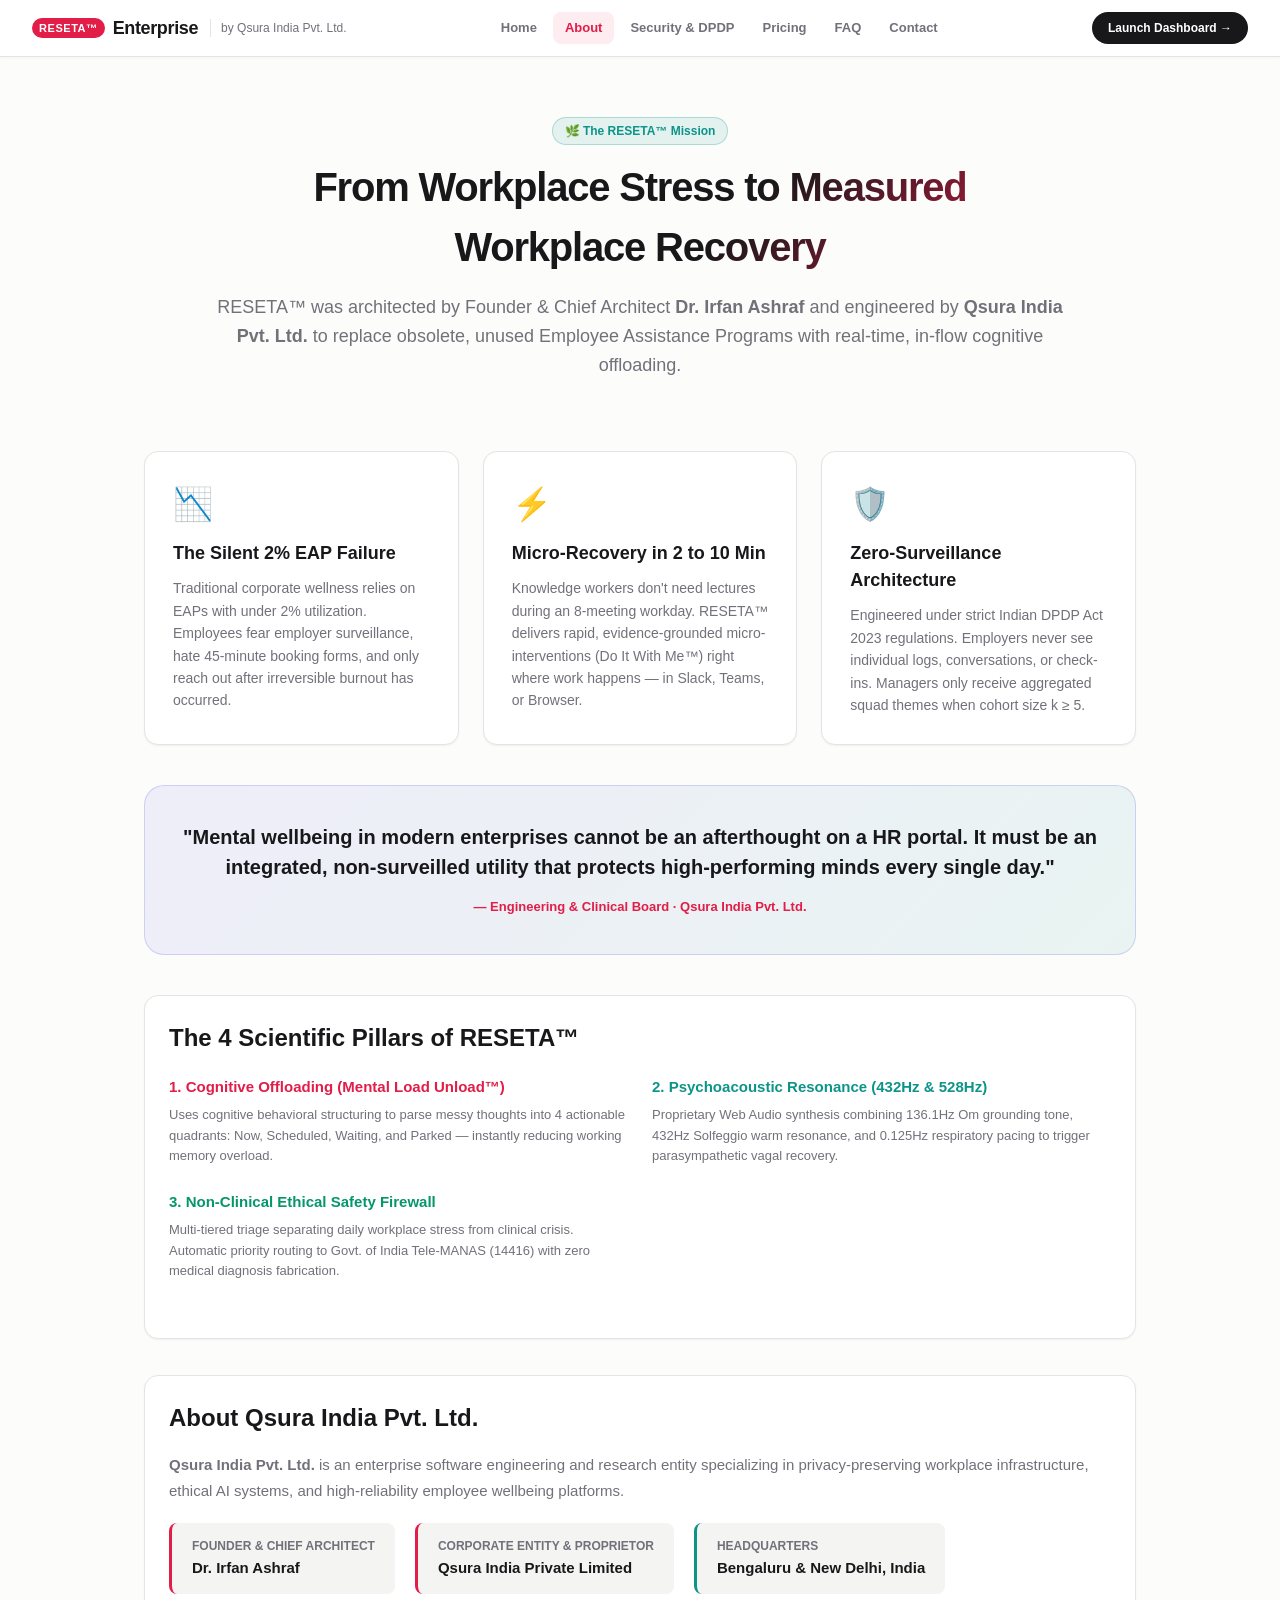
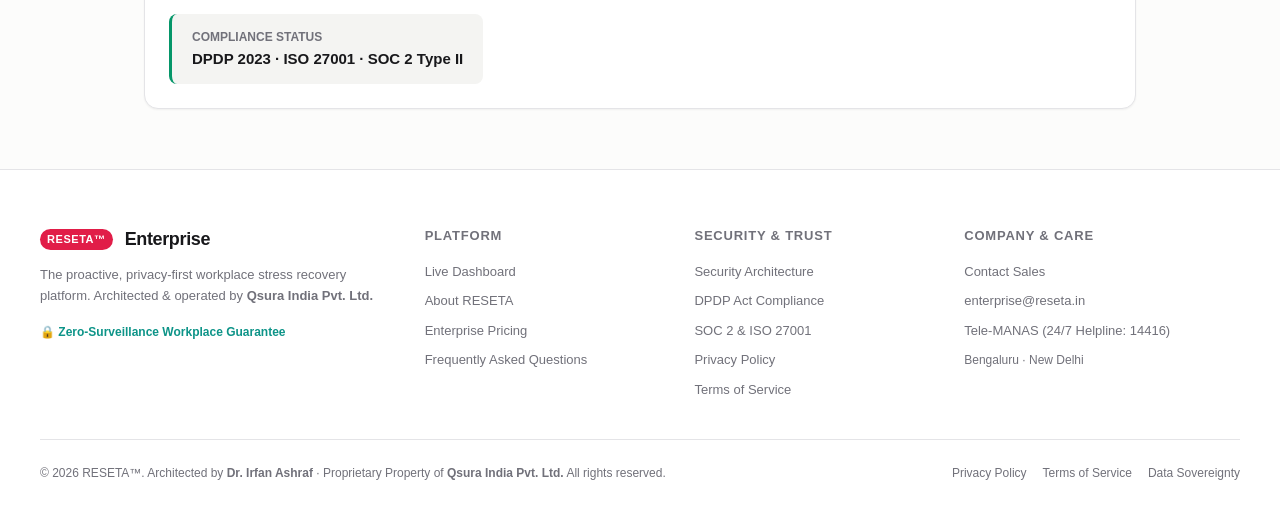
<file: frontend/about.html>
<!DOCTYPE html>
<html lang="en">
<head>
  <meta charset="UTF-8">
  <meta name="viewport" content="width=device-width, initial-scale=1.0">
  <title>About RESETA™ · Architecture & Mission by Qsura India Pvt. Ltd.</title>
  <link rel="preconnect" href="https://fonts.googleapis.com">
  <link rel="preconnect" href="https://fonts.gstatic.com" crossorigin>
  <link href="https://fonts.googleapis.com/css2?family=Plus+Jakarta+Sans:wght@400;500;600;700;800&family=JetBrains+Mono:wght@400;500;600&display=swap" rel="stylesheet">
  <link rel="stylesheet" href="css/styles.css">
  <style>
    .page-hero {
      padding: 60px 24px 40px;
      text-align: center;
      max-width: 900px;
      margin: 0 auto;
    }
    .page-hero h1 {
      font-size: 40px;
      font-weight: 800;
      letter-spacing: -0.03em;
      margin-bottom: 16px;
      background: linear-gradient(135deg, var(--text-main) 60%, var(--brand-reset));
      -webkit-background-clip: text;
      -webkit-text-fill-color: transparent;
    }
    .page-hero p {
      font-size: 18px;
      color: var(--text-muted);
      line-height: 1.6;
    }
    .content-section {
      max-width: 1040px;
      margin: 0 auto 60px;
      padding: 0 24px;
    }
    .feature-grid-3 {
      display: grid;
      grid-template-columns: repeat(auto-fit, minmax(300px, 1fr));
      gap: 24px;
      margin: 32px 0;
    }
    .feature-box {
      background: var(--bg-surface);
      border: 1px solid var(--border-light);
      border-radius: var(--radius-md);
      padding: 28px;
      box-shadow: var(--shadow-sm);
    }
    .feature-box h3 {
      font-size: 18px;
      font-weight: 700;
      margin-bottom: 10px;
      color: var(--text-main);
    }
    .feature-box p {
      font-size: 14px;
      color: var(--text-muted);
      line-height: 1.6;
    }
    .quote-banner {
      background: linear-gradient(135deg, rgba(79, 70, 229, 0.08), rgba(13, 148, 136, 0.08));
      border: 1px solid rgba(79, 70, 229, 0.2);
      border-radius: var(--radius-lg);
      padding: 36px;
      margin: 40px 0;
      text-align: center;
    }
    .quote-banner blockquote {
      font-size: 20px;
      font-weight: 600;
      color: var(--text-main);
      line-height: 1.5;
      margin-bottom: 12px;
    }
    .quote-banner cite {
      font-size: 13px;
      color: var(--brand-reset);
      font-weight: 700;
      font-style: normal;
    }
  </style>
</head>
<body>
  <!-- Standard Enterprise Header -->
  <header class="app-topbar">
    <div class="brand-section">
      <a href="/" class="brand-logo">
        <span class="brand-badge">RESETA™</span>
        <span class="brand-title">Enterprise</span>
      </a>
      <span class="brand-tagline">by Qsura India Pvt. Ltd.</span>
    </div>

    <!-- Main Navigation Links -->
    <nav class="enterprise-nav-links">
      <a href="/" class="nav-link">Home</a>
      <a href="/about" class="nav-link active">About</a>
      <a href="/security" class="nav-link">Security & DPDP</a>
      <a href="/pricing" class="nav-link">Pricing</a>
      <a href="/faq" class="nav-link">FAQ</a>
      <a href="/contact" class="nav-link">Contact</a>
    </nav>

    <div class="user-tenant-bar" style="gap: 10px;">
      <button class="mobile-nav-toggle" onclick="document.querySelector('.enterprise-nav-links').classList.toggle('active')" aria-label="Toggle navigation">☰</button>
      <a href="/" class="btn-primary" style="font-size: 12px; padding: 7px 16px; text-decoration: none;">Launch Dashboard →</a>
    </div>
  </header>

  <!-- Page Hero -->
  <section class="page-hero">
    <span class="privacy-banner-pill">🌿 The RESETA™ Mission</span>
    <h1>From Workplace Stress to Measured Workplace Recovery</h1>
    <p>
      RESETA™ was architected by Founder & Chief Architect <strong>Dr. Irfan Ashraf</strong> and engineered by <strong>Qsura India Pvt. Ltd.</strong> to replace obsolete, unused Employee Assistance Programs with real-time, in-flow cognitive offloading.
    </p>
  </section>

  <!-- Main Content -->
  <main class="content-section">
    <!-- Problem & Vision -->
    <div class="feature-grid-3">
      <div class="feature-box">
        <div style="font-size: 32px; margin-bottom: 12px;">📉</div>
        <h3>The Silent 2% EAP Failure</h3>
        <p>
          Traditional corporate wellness relies on EAPs with under 2% utilization. Employees fear employer surveillance, hate 45-minute booking forms, and only reach out after irreversible burnout has occurred.
        </p>
      </div>

      <div class="feature-box">
        <div style="font-size: 32px; margin-bottom: 12px;">⚡</div>
        <h3>Micro-Recovery in 2 to 10 Min</h3>
        <p>
          Knowledge workers don't need lectures during an 8-meeting workday. RESETA™ delivers rapid, evidence-grounded micro-interventions (Do It With Me™) right where work happens — in Slack, Teams, or Browser.
        </p>
      </div>

      <div class="feature-box">
        <div style="font-size: 32px; margin-bottom: 12px;">🛡️</div>
        <h3>Zero-Surveillance Architecture</h3>
        <p>
          Engineered under strict Indian DPDP Act 2023 regulations. Employers never see individual logs, conversations, or check-ins. Managers only receive aggregated squad themes when cohort size k ≥ 5.
        </p>
      </div>
    </div>

    <!-- Quote Banner -->
    <div class="quote-banner">
      <blockquote>
        "Mental wellbeing in modern enterprises cannot be an afterthought on a HR portal. It must be an integrated, non-surveilled utility that protects high-performing minds every single day."
      </blockquote>
      <cite>— Engineering & Clinical Board · Qsura India Pvt. Ltd.</cite>
    </div>

    <!-- Clinical & Scientific Foundation -->
    <div class="content-card" style="margin-bottom: 36px;">
      <h2 style="font-size: 24px; font-weight: 800; margin-bottom: 16px;">The 4 Scientific Pillars of RESETA™</h2>
      <div class="feature-grid-3" style="margin-top: 20px;">
        <div>
          <h4 style="font-size: 15px; font-weight: 700; color: var(--brand-reset); margin-bottom: 6px;">1. Cognitive Offloading (Mental Load Unload™)</h4>
          <p style="font-size: 13px; color: var(--text-muted); line-height: 1.6;">
            Uses cognitive behavioral structuring to parse messy thoughts into 4 actionable quadrants: Now, Scheduled, Waiting, and Parked — instantly reducing working memory overload.
          </p>
        </div>
        <div>
          <h4 style="font-size: 15px; font-weight: 700; color: var(--recovery-teal); margin-bottom: 6px;">2. Psychoacoustic Resonance (432Hz & 528Hz)</h4>
          <p style="font-size: 13px; color: var(--text-muted); line-height: 1.6;">
            Proprietary Web Audio synthesis combining 136.1Hz Om grounding tone, 432Hz Solfeggio warm resonance, and 0.125Hz respiratory pacing to trigger parasympathetic vagal recovery.
          </p>
        </div>
        <div>
          <h4 style="font-size: 15px; font-weight: 700; color: var(--recovery-emerald); margin-bottom: 6px;">3. Non-Clinical Ethical Safety Firewall</h4>
          <p style="font-size: 13px; color: var(--text-muted); line-height: 1.6;">
            Multi-tiered triage separating daily workplace stress from clinical crisis. Automatic priority routing to Govt. of India Tele-MANAS (14416) with zero medical diagnosis fabrication.
          </p>
        </div>
      </div>
    </div>

    <!-- Developer & Corporate Credibility -->
    <div class="content-card">
      <h2 style="font-size: 24px; font-weight: 800; margin-bottom: 16px;">About Qsura India Pvt. Ltd.</h2>
      <p style="font-size: 15px; color: var(--text-muted); line-height: 1.7; margin-bottom: 20px;">
        <strong>Qsura India Pvt. Ltd.</strong> is an enterprise software engineering and research entity specializing in privacy-preserving workplace infrastructure, ethical AI systems, and high-reliability employee wellbeing platforms.
      </p>
      <div style="display: flex; gap: 20px; flex-wrap: wrap;">
        <div style="background: var(--bg-subtle); padding: 14px 20px; border-radius: var(--radius-sm); border-left: 3px solid var(--brand-reset);">
          <div style="font-size: 12px; font-weight: 700; color: var(--text-muted); text-transform: uppercase;">Founder & Chief Architect</div>
          <div style="font-size: 15px; font-weight: 800; margin-top: 2px;">Dr. Irfan Ashraf</div>
        </div>
        <div style="background: var(--bg-subtle); padding: 14px 20px; border-radius: var(--radius-sm); border-left: 3px solid var(--brand-reset);">
          <div style="font-size: 12px; font-weight: 700; color: var(--text-muted); text-transform: uppercase;">Corporate Entity & Proprietor</div>
          <div style="font-size: 15px; font-weight: 800; margin-top: 2px;">Qsura India Private Limited</div>
        </div>
        <div style="background: var(--bg-subtle); padding: 14px 20px; border-radius: var(--radius-sm); border-left: 3px solid var(--recovery-teal);">
          <div style="font-size: 12px; font-weight: 700; color: var(--text-muted); text-transform: uppercase;">Headquarters</div>
          <div style="font-size: 15px; font-weight: 800; margin-top: 2px;">Bengaluru & New Delhi, India</div>
        </div>
        <div style="background: var(--bg-subtle); padding: 14px 20px; border-radius: var(--radius-sm); border-left: 3px solid var(--recovery-emerald);">
          <div style="font-size: 12px; font-weight: 700; color: var(--text-muted); text-transform: uppercase;">Compliance Status</div>
          <div style="font-size: 15px; font-weight: 800; margin-top: 2px;">DPDP 2023 · ISO 27001 · SOC 2 Type II</div>
        </div>
      </div>
    </div>
  </main>

  <!-- Standard Enterprise Footer -->
  <footer class="app-footer">
    <div class="footer-container">
      <div class="footer-grid">
        <div class="footer-col">
          <div class="brand-section" style="margin-bottom: 12px;">
            <span class="brand-badge">RESETA™</span>
            <span class="brand-title">Enterprise</span>
          </div>
          <p style="font-size: 13px; color: var(--text-muted); line-height: 1.6; margin-bottom: 16px;">
            The proactive, privacy-first workplace stress recovery platform. Architected & operated by <strong>Qsura India Pvt. Ltd.</strong>
          </p>
          <div style="font-size: 12px; color: var(--recovery-teal); font-weight: 600;">
            🔒 Zero-Surveillance Workplace Guarantee
          </div>
        </div>

        <div class="footer-col">
          <h4 class="footer-heading">Platform</h4>
          <ul class="footer-links">
            <li><a href="/">Live Dashboard</a></li>
            <li><a href="/about">About RESETA</a></li>
            <li><a href="/pricing">Enterprise Pricing</a></li>
            <li><a href="/faq">Frequently Asked Questions</a></li>
          </ul>
        </div>

        <div class="footer-col">
          <h4 class="footer-heading">Security & Trust</h4>
          <ul class="footer-links">
            <li><a href="/security">Security Architecture</a></li>
            <li><a href="/security#dpdp">DPDP Act Compliance</a></li>
            <li><a href="/security#soc2">SOC 2 & ISO 27001</a></li>
            <li><a href="/privacy">Privacy Policy</a></li>
            <li><a href="/terms">Terms of Service</a></li>
          </ul>
        </div>

        <div class="footer-col">
          <h4 class="footer-heading">Company & Care</h4>
          <ul class="footer-links">
            <li><a href="/contact">Contact Sales</a></li>
            <li><a href="mailto:enterprise@reseta.in">enterprise@reseta.in</a></li>
            <li><a href="tel:14416">Tele-MANAS (24/7 Helpline: 14416)</a></li>
            <li><span style="font-size: 12px; color: var(--text-muted);">Bengaluru · New Delhi</span></li>
          </ul>
        </div>
      </div>

      <div class="footer-bottom-strip">
        <div>
          © 2026 RESETA™. Architected by <strong>Dr. Irfan Ashraf</strong> · Proprietary Property of <strong>Qsura India Pvt. Ltd.</strong> All rights reserved.
        </div>
        <div style="display: flex; gap: 16px;">
          <a href="/privacy">Privacy Policy</a>
          <a href="/terms">Terms of Service</a>
          <a href="/security">Data Sovereignty</a>
        </div>
      </div>
    </div>
  </footer>
</body>
</html>
</file>
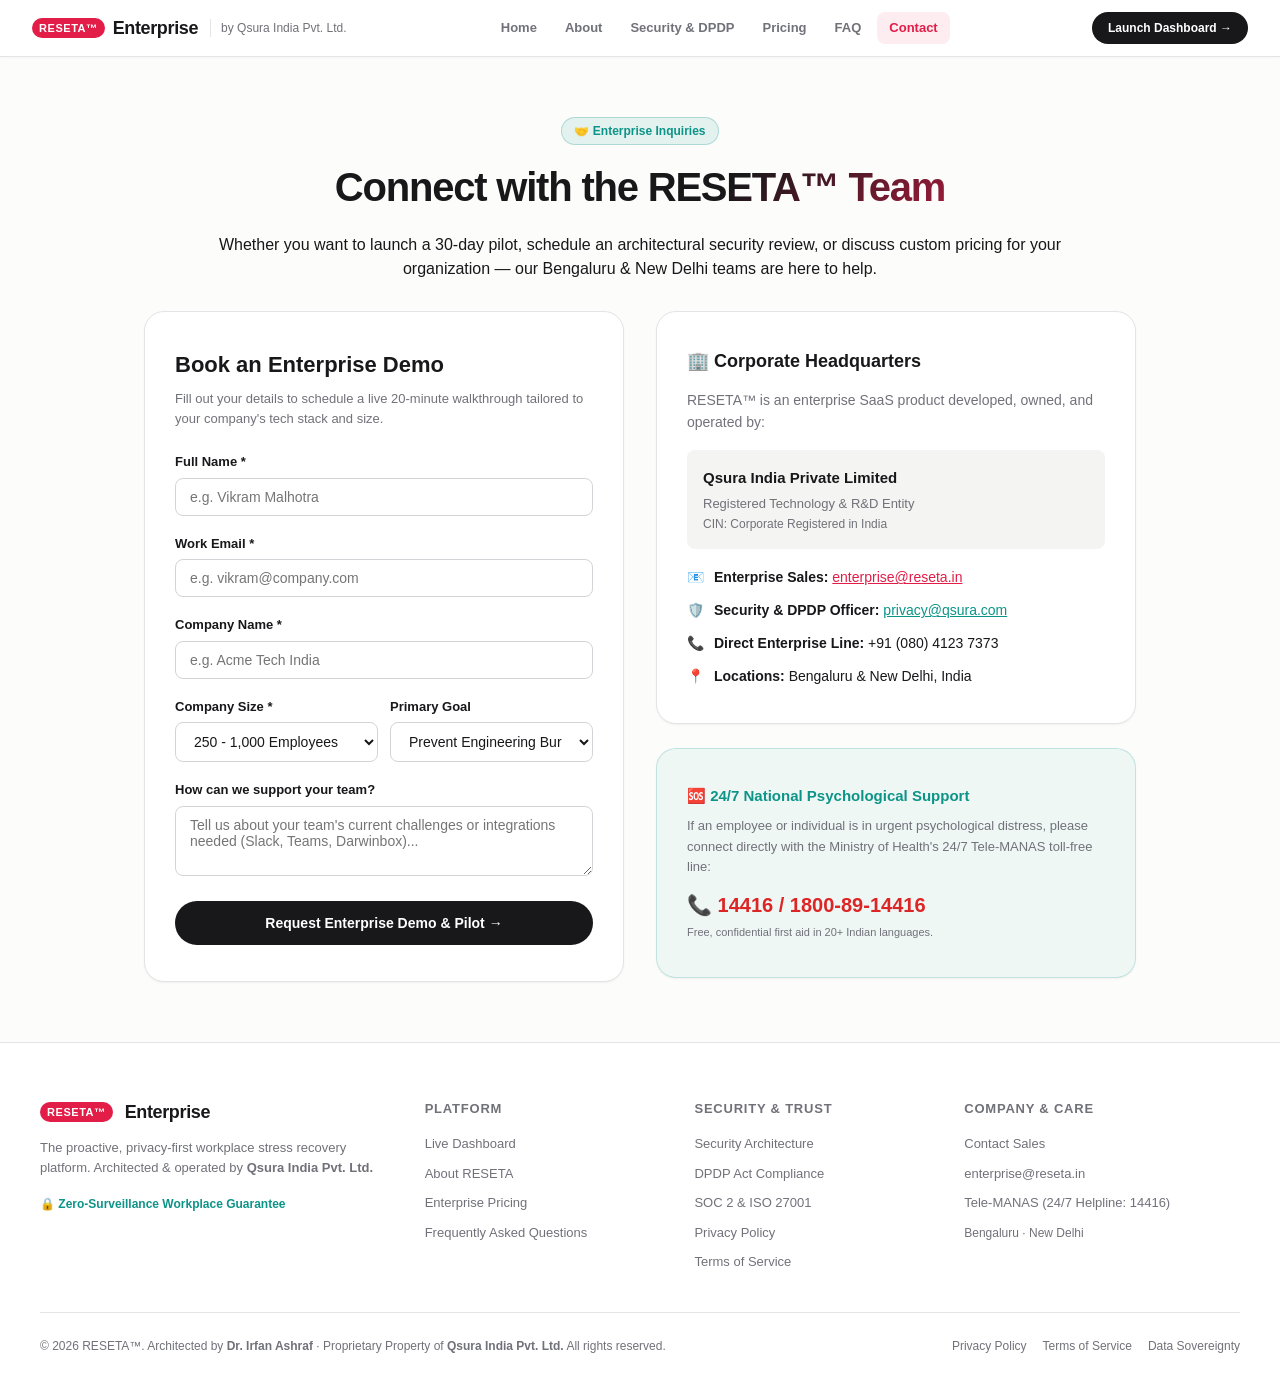
<file: frontend/contact.html>
<!DOCTYPE html>
<html lang="en">
<head>
  <meta charset="UTF-8">
  <meta name="viewport" content="width=device-width, initial-scale=1.0">
  <title>Contact Enterprise Sales & Support · RESETA™ by Qsura India</title>
  <link rel="preconnect" href="https://fonts.googleapis.com">
  <link rel="preconnect" href="https://fonts.gstatic.com" crossorigin>
  <link href="https://fonts.googleapis.com/css2?family=Plus+Jakarta+Sans:wght@400;500;600;700;800&family=JetBrains+Mono:wght@400;500;600&display=swap" rel="stylesheet">
  <link rel="stylesheet" href="css/styles.css">
  <style>
    .page-hero {
      padding: 60px 24px 30px;
      text-align: center;
      max-width: 900px;
      margin: 0 auto;
    }
    .page-hero h1 {
      font-size: 40px;
      font-weight: 800;
      letter-spacing: -0.03em;
      margin-bottom: 16px;
      background: linear-gradient(135deg, var(--text-main) 60%, var(--brand-reset));
      -webkit-background-clip: text;
      -webkit-text-fill-color: transparent;
    }
    .contact-container {
      max-width: 1040px;
      margin: 0 auto 60px;
      padding: 0 24px;
      display: grid;
      grid-template-columns: repeat(auto-fit, minmax(320px, 1fr));
      gap: 32px;
    }
    .contact-card {
      background: var(--bg-surface);
      border: 1px solid var(--border-light);
      border-radius: var(--radius-lg);
      padding: 36px 30px;
      box-shadow: var(--shadow-sm);
    }
    .form-group {
      margin-bottom: 18px;
    }
    .form-group label {
      display: block;
      font-size: 13px;
      font-weight: 700;
      color: var(--text-main);
      margin-bottom: 6px;
    }
    .form-group input, .form-group select, .form-group textarea {
      width: 100%;
      padding: 10px 14px;
      border: 1px solid var(--border-strong);
      border-radius: var(--radius-sm);
      background: var(--bg-card);
      color: var(--text-main);
      font-family: inherit;
      font-size: 14px;
      outline: none;
      transition: border-color 0.15s ease;
    }
    .form-group input:focus, .form-group select:focus, .form-group textarea:focus {
      border-color: var(--brand-reset);
    }
  </style>
</head>
<body>
  <!-- Standard Enterprise Header -->
  <header class="app-topbar">
    <div class="brand-section">
      <a href="/" class="brand-logo">
        <span class="brand-badge">RESETA™</span>
        <span class="brand-title">Enterprise</span>
      </a>
      <span class="brand-tagline">by Qsura India Pvt. Ltd.</span>
    </div>

    <!-- Main Navigation Links -->
    <nav class="enterprise-nav-links">
      <a href="/" class="nav-link">Home</a>
      <a href="/about" class="nav-link">About</a>
      <a href="/security" class="nav-link">Security & DPDP</a>
      <a href="/pricing" class="nav-link">Pricing</a>
      <a href="/faq" class="nav-link">FAQ</a>
      <a href="/contact" class="nav-link active">Contact</a>
    </nav>

    <div class="user-tenant-bar" style="gap: 10px;">
      <button class="mobile-nav-toggle" onclick="document.querySelector('.enterprise-nav-links').classList.toggle('active')" aria-label="Toggle navigation">☰</button>
      <a href="/" class="btn-primary" style="font-size: 12px; padding: 7px 16px; text-decoration: none;">Launch Dashboard →</a>
    </div>
  </header>

  <!-- Page Hero -->
  <section class="page-hero">
    <span class="privacy-banner-pill">🤝 Enterprise Inquiries</span>
    <h1>Connect with the RESETA™ Team</h1>
    <p>
      Whether you want to launch a 30-day pilot, schedule an architectural security review, or discuss custom pricing for your organization — our Bengaluru & New Delhi teams are here to help.
    </p>
  </section>

  <!-- Contact Form & Corporate Info -->
  <main class="contact-container">
    <!-- Left: Inquiry Form -->
    <div class="contact-card">
      <h2 style="font-size: 22px; font-weight: 800; margin-bottom: 8px;">Book an Enterprise Demo</h2>
      <p style="font-size: 13px; color: var(--text-muted); margin-bottom: 24px;">
        Fill out your details to schedule a live 20-minute walkthrough tailored to your company's tech stack and size.
      </p>

      <form id="contactForm" onsubmit="handleContactSubmit(event)">
        <div class="form-group">
          <label for="contactName">Full Name *</label>
          <input type="text" id="contactName" placeholder="e.g. Vikram Malhotra" required>
        </div>

        <div class="form-group">
          <label for="contactEmail">Work Email *</label>
          <input type="email" id="contactEmail" placeholder="e.g. vikram@company.com" required>
        </div>

        <div class="form-group">
          <label for="companyName">Company Name *</label>
          <input type="text" id="companyName" placeholder="e.g. Acme Tech India" required>
        </div>

        <div class="grid-two-col" style="gap: 12px;">
          <div class="form-group">
            <label for="teamSize">Company Size *</label>
            <select id="teamSize" required>
              <option value="50-250">50 - 250 Employees</option>
              <option value="250-1000" selected>250 - 1,000 Employees</option>
              <option value="1000+">1,000+ Employees</option>
            </select>
          </div>

          <div class="form-group">
            <label for="primaryGoal">Primary Goal</label>
            <select id="primaryGoal">
              <option value="burnout">Prevent Engineering Burnout</option>
              <option value="meetings">Reduce Meeting Drag</option>
              <option value="eap">Modernize 2% Used EAP</option>
              <option value="pilot">Launch 30-Day Pilot</option>
            </select>
          </div>
        </div>

        <div class="form-group">
          <label for="message">How can we support your team?</label>
          <textarea id="message" rows="3" placeholder="Tell us about your team's current challenges or integrations needed (Slack, Teams, Darwinbox)..."></textarea>
        </div>

        <button type="submit" class="btn-primary" style="width: 100%; padding: 14px; font-size: 14px;">
          Request Enterprise Demo & Pilot →
        </button>
      </form>
      <div id="contactSuccessMsg" style="display: none; background: rgba(16, 185, 129, 0.12); border: 1px solid #10B981; border-radius: var(--radius-sm); padding: 14px; margin-top: 18px; color: #065f46; font-size: 13px; font-weight: 600;">
        🎉 Thank you! Your request has been received. Our Enterprise Solutions Team at Qsura India will get in touch within 4 business hours.
      </div>
    </div>

    <!-- Right: Corporate Office Details -->
    <div>
      <div class="contact-card" style="margin-bottom: 24px;">
        <h3 style="font-size: 18px; font-weight: 800; margin-bottom: 14px;">🏢 Corporate Headquarters</h3>
        <p style="font-size: 14px; color: var(--text-muted); line-height: 1.6; margin-bottom: 16px;">
          RESETA™ is an enterprise SaaS product developed, owned, and operated by:
        </p>
        <div style="background: var(--bg-subtle); padding: 16px; border-radius: var(--radius-sm); margin-bottom: 18px;">
          <strong style="font-size: 15px; color: var(--text-main);">Qsura India Private Limited</strong>
          <div style="font-size: 13px; color: var(--text-muted); margin-top: 4px;">Registered Technology & R&D Entity</div>
          <div style="font-size: 12px; color: var(--text-muted); margin-top: 2px;">CIN: Corporate Registered in India</div>
        </div>

        <div style="display: flex; flex-direction: column; gap: 12px; font-size: 14px;">
          <div style="display: flex; align-items: center; gap: 10px;">
            <span>📧</span>
            <span><strong>Enterprise Sales:</strong> <a href="mailto:enterprise@reseta.in" style="color: var(--brand-reset);">enterprise@reseta.in</a></span>
          </div>
          <div style="display: flex; align-items: center; gap: 10px;">
            <span>🛡️</span>
            <span><strong>Security & DPDP Officer:</strong> <a href="mailto:privacy@qsura.com" style="color: var(--recovery-teal);">privacy@qsura.com</a></span>
          </div>
          <div style="display: flex; align-items: center; gap: 10px;">
            <span>📞</span>
            <span><strong>Direct Enterprise Line:</strong> +91 (080) 4123 7373</span>
          </div>
          <div style="display: flex; align-items: center; gap: 10px;">
            <span>📍</span>
            <span><strong>Locations:</strong> Bengaluru & New Delhi, India</span>
          </div>
        </div>
      </div>

      <div class="contact-card" style="background: rgba(13, 148, 136, 0.05); border-color: rgba(13, 148, 136, 0.2);">
        <h4 style="font-size: 15px; font-weight: 800; color: var(--recovery-teal); margin-bottom: 8px;">🆘 24/7 National Psychological Support</h4>
        <p style="font-size: 13px; color: var(--text-muted); line-height: 1.6; margin-bottom: 12px;">
          If an employee or individual is in urgent psychological distress, please connect directly with the Ministry of Health's 24/7 Tele-MANAS toll-free line:
        </p>
        <div style="font-size: 20px; font-weight: 800; color: var(--red-crisis);">📞 14416 / 1800-89-14416</div>
        <div style="font-size: 11px; color: var(--text-muted); margin-top: 4px;">Free, confidential first aid in 20+ Indian languages.</div>
      </div>
    </div>
  </main>

  <!-- Standard Enterprise Footer -->
  <footer class="app-footer">
    <div class="footer-container">
      <div class="footer-grid">
        <div class="footer-col">
          <div class="brand-section" style="margin-bottom: 12px;">
            <span class="brand-badge">RESETA™</span>
            <span class="brand-title">Enterprise</span>
          </div>
          <p style="font-size: 13px; color: var(--text-muted); line-height: 1.6; margin-bottom: 16px;">
            The proactive, privacy-first workplace stress recovery platform. Architected & operated by <strong>Qsura India Pvt. Ltd.</strong>
          </p>
          <div style="font-size: 12px; color: var(--recovery-teal); font-weight: 600;">
            🔒 Zero-Surveillance Workplace Guarantee
          </div>
        </div>

        <div class="footer-col">
          <h4 class="footer-heading">Platform</h4>
          <ul class="footer-links">
            <li><a href="/">Live Dashboard</a></li>
            <li><a href="/about">About RESETA</a></li>
            <li><a href="/pricing">Enterprise Pricing</a></li>
            <li><a href="/faq">Frequently Asked Questions</a></li>
          </ul>
        </div>

        <div class="footer-col">
          <h4 class="footer-heading">Security & Trust</h4>
          <ul class="footer-links">
            <li><a href="/security">Security Architecture</a></li>
            <li><a href="/security#dpdp">DPDP Act Compliance</a></li>
            <li><a href="/security#soc2">SOC 2 & ISO 27001</a></li>
            <li><a href="/privacy">Privacy Policy</a></li>
            <li><a href="/terms">Terms of Service</a></li>
          </ul>
        </div>

        <div class="footer-col">
          <h4 class="footer-heading">Company & Care</h4>
          <ul class="footer-links">
            <li><a href="/contact">Contact Sales</a></li>
            <li><a href="mailto:enterprise@reseta.in">enterprise@reseta.in</a></li>
            <li><a href="tel:14416">Tele-MANAS (24/7 Helpline: 14416)</a></li>
            <li><span style="font-size: 12px; color: var(--text-muted);">Bengaluru · New Delhi</span></li>
          </ul>
        </div>
      </div>

      <div class="footer-bottom-strip">
        <div>
          © 2026 RESETA™. Architected by <strong>Dr. Irfan Ashraf</strong> · Proprietary Property of <strong>Qsura India Pvt. Ltd.</strong> All rights reserved.
        </div>
        <div style="display: flex; gap: 16px;">
          <a href="/privacy">Privacy Policy</a>
          <a href="/terms">Terms of Service</a>
          <a href="/security">Data Sovereignty</a>
        </div>
      </div>
    </div>
  </footer>

  <script>
    // Pre-select plan if passed from pricing page (e.g., /contact?plan=growth)
    document.addEventListener("DOMContentLoaded", () => {
      const params = new URLSearchParams(window.location.search);
      const plan = params.get('plan');
      const goalSelect = document.getElementById('primaryGoal');
      const messageEl = document.getElementById('message');

      if (plan === 'starter') {
        if (goalSelect) goalSelect.value = 'pilot';
        if (messageEl) messageEl.value = 'We are interested in the Starter Squad pilot (₹199/seat/month).';
      } else if (plan === 'growth') {
        if (goalSelect) goalSelect.value = 'pilot';
        if (messageEl) messageEl.value = 'We would like to launch a 30-day Enterprise Growth pilot (₹299/seat/month).';
      } else if (plan === 'enterprise') {
        if (goalSelect) goalSelect.value = 'eap';
        if (messageEl) messageEl.value = 'Inquiring about Custom Enterprise tier for 1,000+ employees with dedicated tenancy and custom compliance.';
      }
    });

    async function handleContactSubmit(e) {
      e.preventDefault();
      const submitBtn = e.target.querySelector('button[type="submit"]');
      const originalText = submitBtn ? submitBtn.innerText : 'Submit';
      if (submitBtn) {
        submitBtn.disabled = true;
        submitBtn.innerText = 'Submitting Request...';
      }

      const payload = {
        full_name: document.getElementById('contactName').value.trim(),
        email: document.getElementById('contactEmail').value.trim(),
        company_name: document.getElementById('companyName').value.trim(),
        company_size: document.getElementById('teamSize').value,
        primary_goal: document.getElementById('primaryGoal').value,
        message: document.getElementById('message').value.trim()
      };

      try {
        const res = await fetch('/api/contact/demo-request', {
          method: 'POST',
          headers: { 'Content-Type': 'application/json' },
          body: JSON.stringify(payload)
        });
        const data = await res.json();

        document.getElementById('contactForm').style.display = 'none';
        const msgEl = document.getElementById('contactSuccessMsg');
        if (msgEl) {
          msgEl.innerHTML = `🎉 <strong>Thank you, ${payload.full_name}!</strong> Your demo request for <strong>${payload.company_name}</strong> has been received.<br><span style="margin-top:6px; display:inline-block; font-size:12px; color:#047857;">Our Enterprise Solutions Team at Qsura India will reach out to <strong>${payload.email}</strong> within 4 business hours.</span>`;
          msgEl.style.display = 'block';
        }
      } catch (err) {
        if (submitBtn) {
          submitBtn.disabled = false;
          submitBtn.innerText = originalText;
        }
        alert('Could not submit request. Please try again or email enterprise@reseta.in');
      }
    }
  </script>
</body>
</html>
</file>
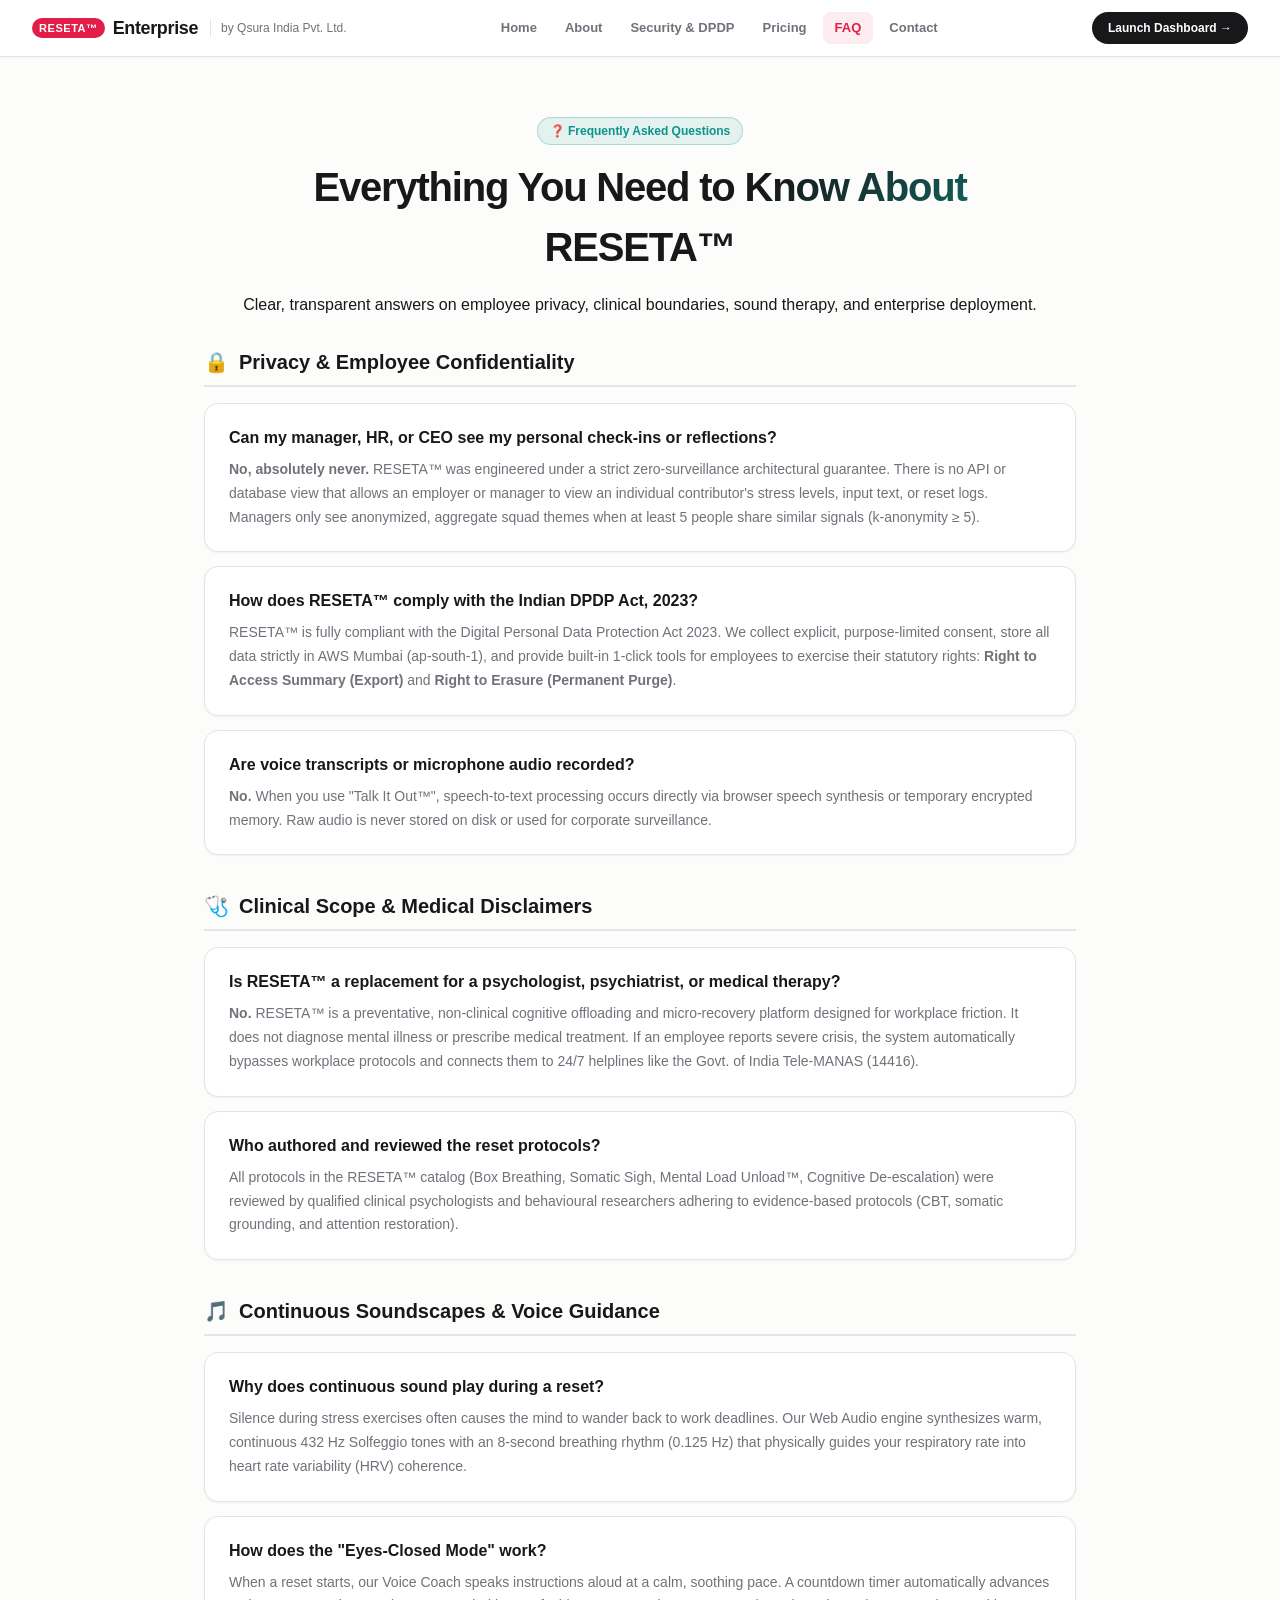
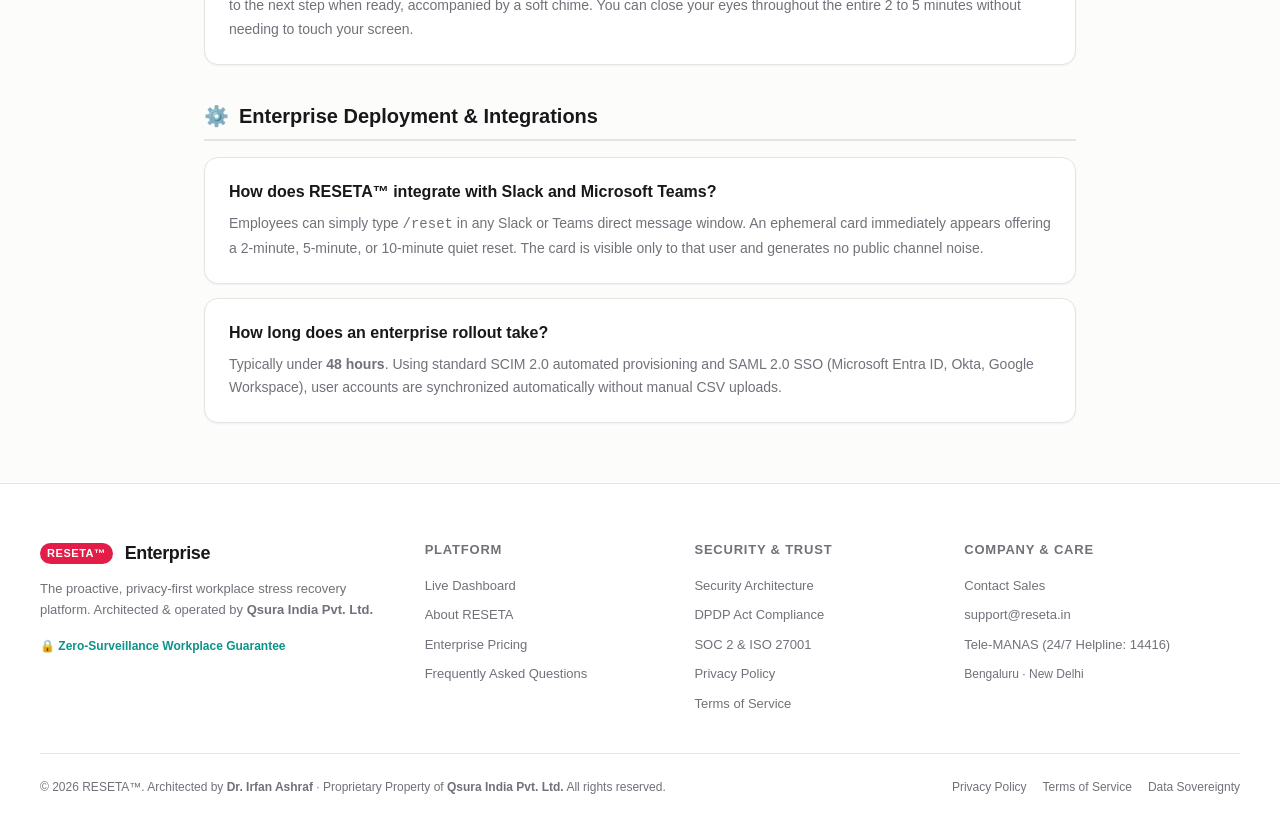
<file: frontend/faq.html>
<!DOCTYPE html>
<html lang="en">
<head>
  <meta charset="UTF-8">
  <meta name="viewport" content="width=device-width, initial-scale=1.0">
  <title>Frequently Asked Questions · RESETA™ Enterprise</title>
  <link rel="preconnect" href="https://fonts.googleapis.com">
  <link rel="preconnect" href="https://fonts.gstatic.com" crossorigin>
  <link href="https://fonts.googleapis.com/css2?family=Plus+Jakarta+Sans:wght@400;500;600;700;800&family=JetBrains+Mono:wght@400;500;600&display=swap" rel="stylesheet">
  <link rel="stylesheet" href="css/styles.css">
  <style>
    .page-hero {
      padding: 60px 24px 30px;
      text-align: center;
      max-width: 900px;
      margin: 0 auto;
    }
    .page-hero h1 {
      font-size: 40px;
      font-weight: 800;
      letter-spacing: -0.03em;
      margin-bottom: 16px;
      background: linear-gradient(135deg, var(--text-main) 60%, var(--recovery-teal));
      -webkit-background-clip: text;
      -webkit-text-fill-color: transparent;
    }
    .faq-container {
      max-width: 920px;
      margin: 0 auto 60px;
      padding: 0 24px;
    }
    .faq-category {
      margin-bottom: 36px;
    }
    .faq-category-title {
      font-size: 20px;
      font-weight: 800;
      color: var(--text-main);
      margin-bottom: 16px;
      padding-bottom: 8px;
      border-bottom: 2px solid var(--border-light);
      display: flex;
      align-items: center;
      gap: 10px;
    }
    .faq-item {
      background: var(--bg-surface);
      border: 1px solid var(--border-light);
      border-radius: var(--radius-md);
      padding: 22px 24px;
      margin-bottom: 14px;
      box-shadow: var(--shadow-sm);
    }
    .faq-question {
      font-size: 16px;
      font-weight: 700;
      color: var(--text-main);
      margin-bottom: 8px;
    }
    .faq-answer {
      font-size: 14px;
      color: var(--text-muted);
      line-height: 1.7;
    }
  </style>
</head>
<body>
  <!-- Standard Enterprise Header -->
  <header class="app-topbar">
    <div class="brand-section">
      <a href="/" class="brand-logo">
        <span class="brand-badge">RESETA™</span>
        <span class="brand-title">Enterprise</span>
      </a>
      <span class="brand-tagline">by Qsura India Pvt. Ltd.</span>
    </div>

    <!-- Main Navigation Links -->
    <nav class="enterprise-nav-links">
      <a href="/" class="nav-link">Home</a>
      <a href="/about" class="nav-link">About</a>
      <a href="/security" class="nav-link">Security & DPDP</a>
      <a href="/pricing" class="nav-link">Pricing</a>
      <a href="/faq" class="nav-link active">FAQ</a>
      <a href="/contact" class="nav-link">Contact</a>
    </nav>

    <div class="user-tenant-bar" style="gap: 10px;">
      <button class="mobile-nav-toggle" onclick="document.querySelector('.enterprise-nav-links').classList.toggle('active')" aria-label="Toggle navigation">☰</button>
      <a href="/" class="btn-primary" style="font-size: 12px; padding: 7px 16px; text-decoration: none;">Launch Dashboard →</a>
    </div>
  </header>

  <!-- Page Hero -->
  <section class="page-hero">
    <span class="privacy-banner-pill">❓ Frequently Asked Questions</span>
    <h1>Everything You Need to Know About RESETA™</h1>
    <p>
      Clear, transparent answers on employee privacy, clinical boundaries, sound therapy, and enterprise deployment.
    </p>
  </section>

  <!-- FAQ Content -->
  <main class="faq-container">
    <!-- Category 1: Privacy -->
    <div class="faq-category">
      <h2 class="faq-category-title"><span>🔒</span> Privacy & Employee Confidentiality</h2>

      <div class="faq-item">
        <div class="faq-question">Can my manager, HR, or CEO see my personal check-ins or reflections?</div>
        <div class="faq-answer">
          <strong>No, absolutely never.</strong> RESETA™ was engineered under a strict zero-surveillance architectural guarantee. There is no API or database view that allows an employer or manager to view an individual contributor's stress levels, input text, or reset logs. Managers only see anonymized, aggregate squad themes when at least 5 people share similar signals (k-anonymity ≥ 5).
        </div>
      </div>

      <div class="faq-item">
        <div class="faq-question">How does RESETA™ comply with the Indian DPDP Act, 2023?</div>
        <div class="faq-answer">
          RESETA™ is fully compliant with the Digital Personal Data Protection Act 2023. We collect explicit, purpose-limited consent, store all data strictly in AWS Mumbai (ap-south-1), and provide built-in 1-click tools for employees to exercise their statutory rights: <strong>Right to Access Summary (Export)</strong> and <strong>Right to Erasure (Permanent Purge)</strong>.
        </div>
      </div>

      <div class="faq-item">
        <div class="faq-question">Are voice transcripts or microphone audio recorded?</div>
        <div class="faq-answer">
          <strong>No.</strong> When you use "Talk It Out™", speech-to-text processing occurs directly via browser speech synthesis or temporary encrypted memory. Raw audio is never stored on disk or used for corporate surveillance.
        </div>
      </div>
    </div>

    <!-- Category 2: Clinical Scope -->
    <div class="faq-category">
      <h2 class="faq-category-title"><span>🩺</span> Clinical Scope & Medical Disclaimers</h2>

      <div class="faq-item">
        <div class="faq-question">Is RESETA™ a replacement for a psychologist, psychiatrist, or medical therapy?</div>
        <div class="faq-answer">
          <strong>No.</strong> RESETA™ is a preventative, non-clinical cognitive offloading and micro-recovery platform designed for workplace friction. It does not diagnose mental illness or prescribe medical treatment. If an employee reports severe crisis, the system automatically bypasses workplace protocols and connects them to 24/7 helplines like the Govt. of India Tele-MANAS (14416).
        </div>
      </div>

      <div class="faq-item">
        <div class="faq-question">Who authored and reviewed the reset protocols?</div>
        <div class="faq-answer">
          All protocols in the RESETA™ catalog (Box Breathing, Somatic Sigh, Mental Load Unload™, Cognitive De-escalation) were reviewed by qualified clinical psychologists and behavioural researchers adhering to evidence-based protocols (CBT, somatic grounding, and attention restoration).
        </div>
      </div>
    </div>

    <!-- Category 3: Sound & Audio -->
    <div class="faq-category">
      <h2 class="faq-category-title"><span>🎵</span> Continuous Soundscapes & Voice Guidance</h2>

      <div class="faq-item">
        <div class="faq-question">Why does continuous sound play during a reset?</div>
        <div class="faq-answer">
          Silence during stress exercises often causes the mind to wander back to work deadlines. Our Web Audio engine synthesizes warm, continuous 432 Hz Solfeggio tones with an 8-second breathing rhythm (0.125 Hz) that physically guides your respiratory rate into heart rate variability (HRV) coherence.
        </div>
      </div>

      <div class="faq-item">
        <div class="faq-question">How does the "Eyes-Closed Mode" work?</div>
        <div class="faq-answer">
          When a reset starts, our Voice Coach speaks instructions aloud at a calm, soothing pace. A countdown timer automatically advances to the next step when ready, accompanied by a soft chime. You can close your eyes throughout the entire 2 to 5 minutes without needing to touch your screen.
        </div>
      </div>
    </div>

    <!-- Category 4: Integrations & Deployment -->
    <div class="faq-category">
      <h2 class="faq-category-title"><span>⚙️</span> Enterprise Deployment & Integrations</h2>

      <div class="faq-item">
        <div class="faq-question">How does RESETA™ integrate with Slack and Microsoft Teams?</div>
        <div class="faq-answer">
          Employees can simply type <code>/reset</code> in any Slack or Teams direct message window. An ephemeral card immediately appears offering a 2-minute, 5-minute, or 10-minute quiet reset. The card is visible only to that user and generates no public channel noise.
        </div>
      </div>

      <div class="faq-item">
        <div class="faq-question">How long does an enterprise rollout take?</div>
        <div class="faq-answer">
          Typically under <strong>48 hours</strong>. Using standard SCIM 2.0 automated provisioning and SAML 2.0 SSO (Microsoft Entra ID, Okta, Google Workspace), user accounts are synchronized automatically without manual CSV uploads.
        </div>
      </div>
    </div>
  </main>

  <!-- Standard Enterprise Footer -->
  <footer class="app-footer">
    <div class="footer-container">
      <div class="footer-grid">
        <div class="footer-col">
          <div class="brand-section" style="margin-bottom: 12px;">
            <span class="brand-badge">RESETA™</span>
            <span class="brand-title">Enterprise</span>
          </div>
          <p style="font-size: 13px; color: var(--text-muted); line-height: 1.6; margin-bottom: 16px;">
            The proactive, privacy-first workplace stress recovery platform. Architected & operated by <strong>Qsura India Pvt. Ltd.</strong>
          </p>
          <div style="font-size: 12px; color: var(--recovery-teal); font-weight: 600;">
            🔒 Zero-Surveillance Workplace Guarantee
          </div>
        </div>

        <div class="footer-col">
          <h4 class="footer-heading">Platform</h4>
          <ul class="footer-links">
            <li><a href="/">Live Dashboard</a></li>
            <li><a href="/about">About RESETA</a></li>
            <li><a href="/pricing">Enterprise Pricing</a></li>
            <li><a href="/faq">Frequently Asked Questions</a></li>
          </ul>
        </div>

        <div class="footer-col">
          <h4 class="footer-heading">Security & Trust</h4>
          <ul class="footer-links">
            <li><a href="/security">Security Architecture</a></li>
            <li><a href="/security#dpdp">DPDP Act Compliance</a></li>
            <li><a href="/security#soc2">SOC 2 & ISO 27001</a></li>
            <li><a href="/privacy">Privacy Policy</a></li>
            <li><a href="/terms">Terms of Service</a></li>
          </ul>
        </div>

        <div class="footer-col">
          <h4 class="footer-heading">Company & Care</h4>
          <ul class="footer-links">
            <li><a href="/contact">Contact Sales</a></li>
            <li><a href="mailto:support@reseta.in">support@reseta.in</a></li>
            <li><a href="tel:14416">Tele-MANAS (24/7 Helpline: 14416)</a></li>
            <li><span style="font-size: 12px; color: var(--text-muted);">Bengaluru · New Delhi</span></li>
          </ul>
        </div>
      </div>

      <div class="footer-bottom-strip">
        <div>
          © 2026 RESETA™. Architected by <strong>Dr. Irfan Ashraf</strong> · Proprietary Property of <strong>Qsura India Pvt. Ltd.</strong> All rights reserved.
        </div>
        <div style="display: flex; gap: 16px;">
          <a href="/privacy">Privacy Policy</a>
          <a href="/terms">Terms of Service</a>
          <a href="/security">Data Sovereignty</a>
        </div>
      </div>
    </div>
  </footer>
</body>
</html>
</file>
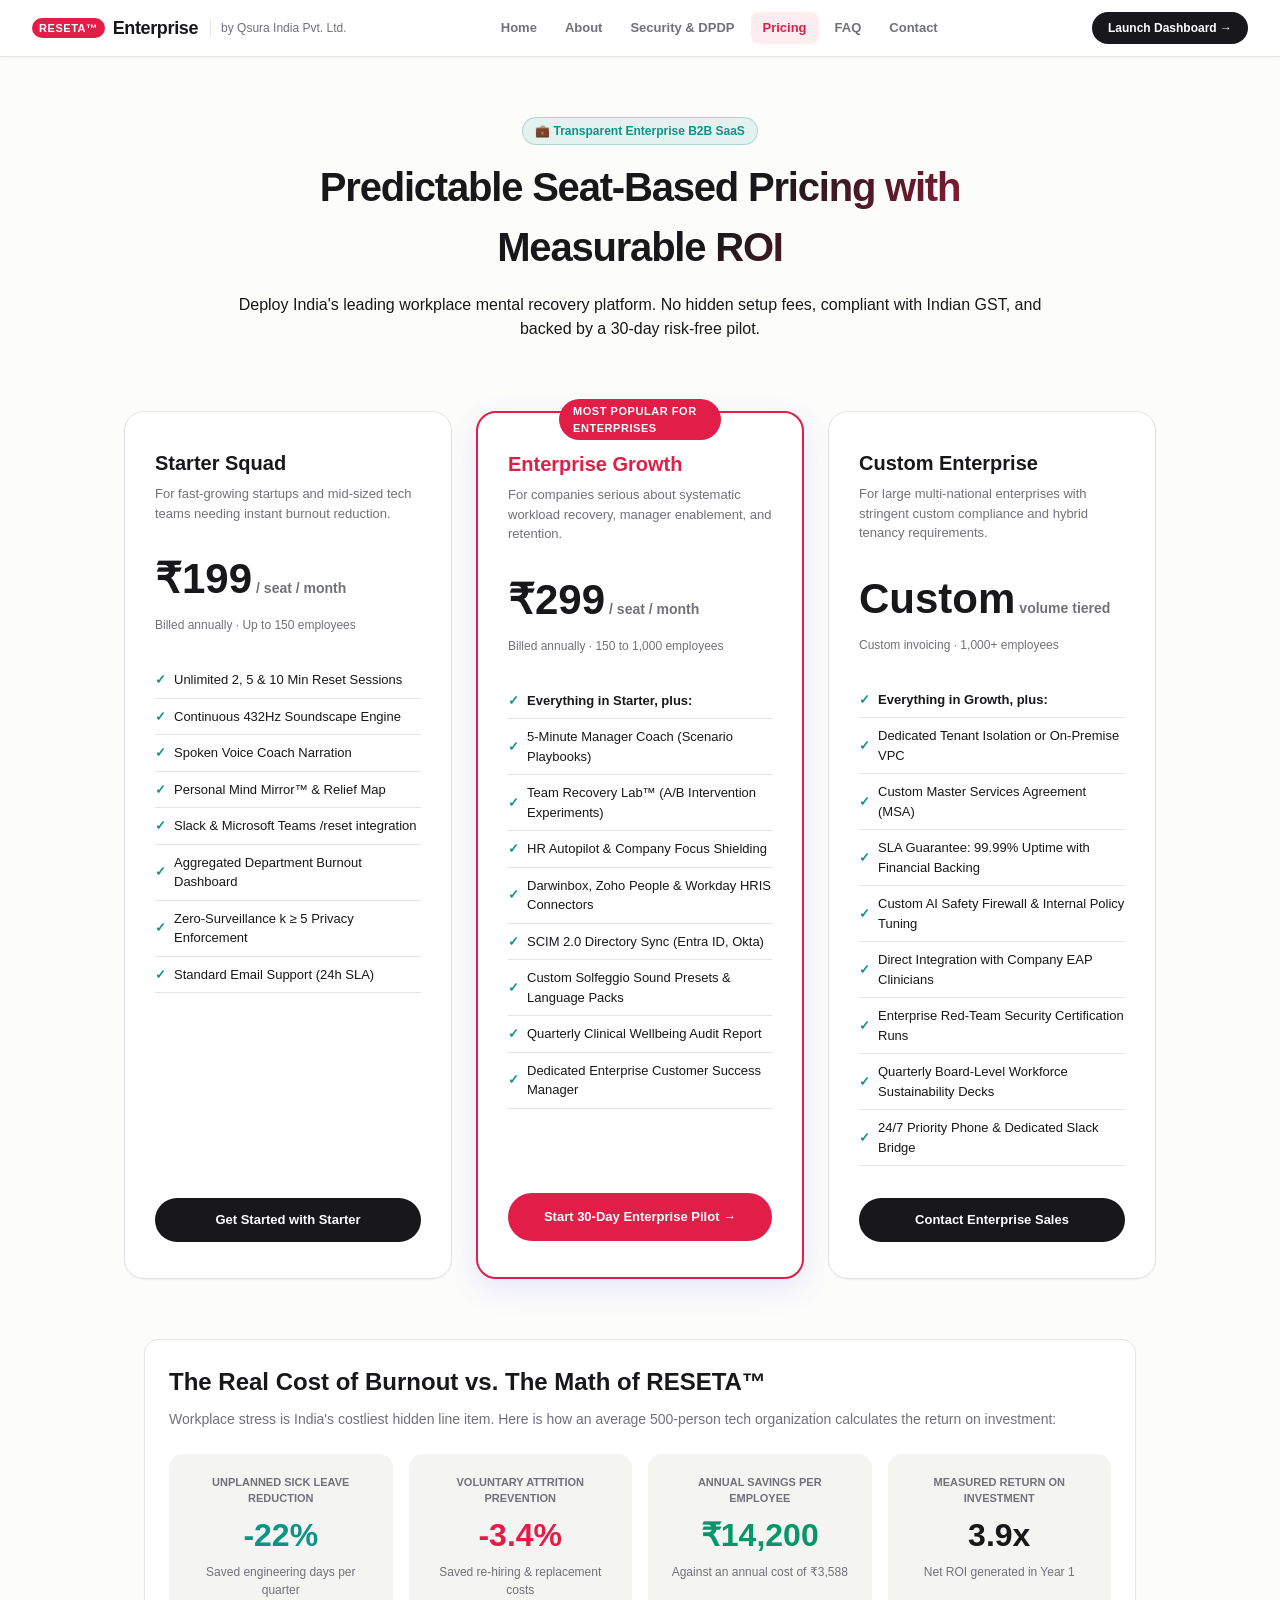
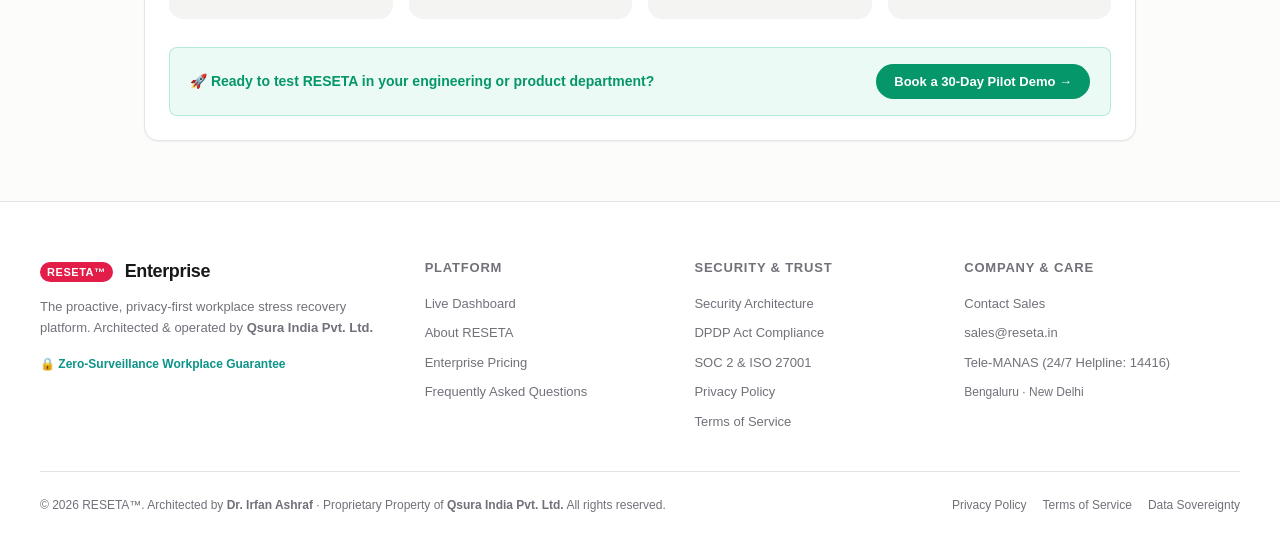
<file: frontend/pricing.html>
<!DOCTYPE html>
<html lang="en">
<head>
  <meta charset="UTF-8">
  <meta name="viewport" content="width=device-width, initial-scale=1.0">
  <title>Enterprise Pricing & ROI · RESETA™ by Qsura India</title>
  <link rel="preconnect" href="https://fonts.googleapis.com">
  <link rel="preconnect" href="https://fonts.gstatic.com" crossorigin>
  <link href="https://fonts.googleapis.com/css2?family=Plus+Jakarta+Sans:wght@400;500;600;700;800&family=JetBrains+Mono:wght@400;500;600&display=swap" rel="stylesheet">
  <link rel="stylesheet" href="css/styles.css">
  <style>
    .page-hero {
      padding: 60px 24px 30px;
      text-align: center;
      max-width: 900px;
      margin: 0 auto;
    }
    .page-hero h1 {
      font-size: 40px;
      font-weight: 800;
      letter-spacing: -0.03em;
      margin-bottom: 16px;
      background: linear-gradient(135deg, var(--text-main) 60%, var(--brand-reset));
      -webkit-background-clip: text;
      -webkit-text-fill-color: transparent;
    }
    .pricing-grid {
      display: grid;
      grid-template-columns: repeat(auto-fit, minmax(310px, 1fr));
      gap: 24px;
      max-width: 1080px;
      margin: 40px auto 60px;
      padding: 0 24px;
    }
    .pricing-card {
      background: var(--bg-surface);
      border: 1px solid var(--border-light);
      border-radius: var(--radius-lg);
      padding: 36px 30px;
      box-shadow: var(--shadow-sm);
      display: flex;
      flex-direction: column;
      position: relative;
    }
    .pricing-card.featured {
      border: 2px solid var(--brand-reset);
      box-shadow: 0 10px 30px rgba(79, 70, 229, 0.12);
    }
    .pricing-badge {
      position: absolute;
      top: -14px;
      left: 50%;
      transform: translateX(-50%);
      background: var(--brand-reset);
      color: white;
      font-size: 11px;
      font-weight: 700;
      padding: 4px 14px;
      border-radius: var(--radius-full);
      text-transform: uppercase;
      letter-spacing: 0.05em;
    }
    .pricing-tier-name {
      font-size: 20px;
      font-weight: 800;
      margin-bottom: 6px;
    }
    .pricing-desc {
      font-size: 13px;
      color: var(--text-muted);
      margin-bottom: 24px;
      line-height: 1.5;
    }
    .pricing-cost {
      font-size: 42px;
      font-weight: 800;
      color: var(--text-main);
      display: flex;
      align-items: baseline;
      gap: 4px;
      margin-bottom: 6px;
    }
    .pricing-cost span {
      font-size: 14px;
      color: var(--text-muted);
      font-weight: 600;
    }
    .pricing-sub {
      font-size: 12px;
      color: var(--text-muted);
      margin-bottom: 28px;
    }
    .pricing-features {
      list-style: none;
      padding: 0;
      margin: 0 0 32px 0;
      flex-grow: 1;
    }
    .pricing-features li {
      font-size: 13px;
      color: var(--text-main);
      padding: 8px 0;
      border-bottom: 1px solid var(--border-light);
      display: flex;
      align-items: center;
      gap: 8px;
    }
    .pricing-features li::before {
      content: "✓";
      color: var(--recovery-teal);
      font-weight: 800;
    }
    .roi-section {
      max-width: 1040px;
      margin: 0 auto 60px;
      padding: 0 24px;
    }
  </style>
</head>
<body>
  <!-- Standard Enterprise Header -->
  <header class="app-topbar">
    <div class="brand-section">
      <a href="/" class="brand-logo">
        <span class="brand-badge">RESETA™</span>
        <span class="brand-title">Enterprise</span>
      </a>
      <span class="brand-tagline">by Qsura India Pvt. Ltd.</span>
    </div>

    <!-- Main Navigation Links -->
    <nav class="enterprise-nav-links">
      <a href="/" class="nav-link">Home</a>
      <a href="/about" class="nav-link">About</a>
      <a href="/security" class="nav-link">Security & DPDP</a>
      <a href="/pricing" class="nav-link active">Pricing</a>
      <a href="/faq" class="nav-link">FAQ</a>
      <a href="/contact" class="nav-link">Contact</a>
    </nav>

    <div class="user-tenant-bar" style="gap: 10px;">
      <button class="mobile-nav-toggle" onclick="document.querySelector('.enterprise-nav-links').classList.toggle('active')" aria-label="Toggle navigation">☰</button>
      <a href="/" class="btn-primary" style="font-size: 12px; padding: 7px 16px; text-decoration: none;">Launch Dashboard →</a>
    </div>
  </header>

  <!-- Page Hero -->
  <section class="page-hero">
    <span class="privacy-banner-pill">💼 Transparent Enterprise B2B SaaS</span>
    <h1>Predictable Seat-Based Pricing with Measurable ROI</h1>
    <p>
      Deploy India's leading workplace mental recovery platform. No hidden setup fees, compliant with Indian GST, and backed by a 30-day risk-free pilot.
    </p>
  </section>

  <!-- Pricing Cards Grid -->
  <section class="pricing-grid">
    <!-- Tier 1: Starter -->
    <div class="pricing-card">
      <div class="pricing-tier-name">Starter Squad</div>
      <div class="pricing-desc">For fast-growing startups and mid-sized tech teams needing instant burnout reduction.</div>
      <div class="pricing-cost">₹199 <span>/ seat / month</span></div>
      <div class="pricing-sub">Billed annually · Up to 150 employees</div>
      <ul class="pricing-features">
        <li>Unlimited 2, 5 & 10 Min Reset Sessions</li>
        <li>Continuous 432Hz Soundscape Engine</li>
        <li>Spoken Voice Coach Narration</li>
        <li>Personal Mind Mirror™ & Relief Map</li>
        <li>Slack & Microsoft Teams /reset integration</li>
        <li>Aggregated Department Burnout Dashboard</li>
        <li>Zero-Surveillance k ≥ 5 Privacy Enforcement</li>
        <li>Standard Email Support (24h SLA)</li>
      </ul>
      <a href="/contact?plan=starter" class="btn-primary" style="text-align: center; text-decoration: none; padding: 12px;">Get Started with Starter</a>
    </div>

    <!-- Tier 2: Growth (Featured) -->
    <div class="pricing-card featured">
      <div class="pricing-badge">Most Popular for Enterprises</div>
      <div class="pricing-tier-name" style="color: var(--brand-reset);">Enterprise Growth</div>
      <div class="pricing-desc">For companies serious about systematic workload recovery, manager enablement, and retention.</div>
      <div class="pricing-cost">₹299 <span>/ seat / month</span></div>
      <div class="pricing-sub">Billed annually · 150 to 1,000 employees</div>
      <ul class="pricing-features">
        <li><strong>Everything in Starter, plus:</strong></li>
        <li>5-Minute Manager Coach (Scenario Playbooks)</li>
        <li>Team Recovery Lab™ (A/B Intervention Experiments)</li>
        <li>HR Autopilot & Company Focus Shielding</li>
        <li>Darwinbox, Zoho People & Workday HRIS Connectors</li>
        <li>SCIM 2.0 Directory Sync (Entra ID, Okta)</li>
        <li>Custom Solfeggio Sound Presets & Language Packs</li>
        <li>Quarterly Clinical Wellbeing Audit Report</li>
        <li>Dedicated Enterprise Customer Success Manager</li>
      </ul>
      <a href="/contact?plan=growth" class="btn-primary" style="text-align: center; text-decoration: none; padding: 14px; background: var(--brand-reset);">Start 30-Day Enterprise Pilot →</a>
    </div>

    <!-- Tier 3: Custom Enterprise Scale -->
    <div class="pricing-card">
      <div class="pricing-tier-name">Custom Enterprise</div>
      <div class="pricing-desc">For large multi-national enterprises with stringent custom compliance and hybrid tenancy requirements.</div>
      <div class="pricing-cost">Custom <span>volume tiered</span></div>
      <div class="pricing-sub">Custom invoicing · 1,000+ employees</div>
      <ul class="pricing-features">
        <li><strong>Everything in Growth, plus:</strong></li>
        <li>Dedicated Tenant Isolation or On-Premise VPC</li>
        <li>Custom Master Services Agreement (MSA)</li>
        <li>SLA Guarantee: 99.99% Uptime with Financial Backing</li>
        <li>Custom AI Safety Firewall & Internal Policy Tuning</li>
        <li>Direct Integration with Company EAP Clinicians</li>
        <li>Enterprise Red-Team Security Certification Runs</li>
        <li>Quarterly Board-Level Workforce Sustainability Decks</li>
        <li>24/7 Priority Phone & Dedicated Slack Bridge</li>
      </ul>
      <a href="/contact?plan=enterprise" class="btn-primary" style="text-align: center; text-decoration: none; padding: 12px; background: var(--text-main); color: var(--bg-surface);">Contact Enterprise Sales</a>
    </div>
  </section>

  <!-- ROI Calculator Section -->
  <section class="roi-section">
    <div class="content-card">
      <h2 style="font-size: 24px; font-weight: 800; margin-bottom: 8px;">The Real Cost of Burnout vs. The Math of RESETA™</h2>
      <p style="font-size: 14px; color: var(--text-muted); line-height: 1.6; margin-bottom: 24px;">
        Workplace stress is India's costliest hidden line item. Here is how an average 500-person tech organization calculates the return on investment:
      </p>

      <div style="display: grid; grid-template-columns: repeat(auto-fit, minmax(220px, 1fr)); gap: 16px; margin-bottom: 28px;">
        <div style="background: var(--bg-subtle); padding: 20px; border-radius: var(--radius-md); text-align: center;">
          <div style="font-size: 11px; text-transform: uppercase; font-weight: 700; color: var(--text-muted);">Unplanned Sick Leave Reduction</div>
          <div style="font-size: 32px; font-weight: 800; color: var(--recovery-teal); margin-top: 4px;">-22%</div>
          <div style="font-size: 12px; color: var(--text-muted); margin-top: 4px;">Saved engineering days per quarter</div>
        </div>
        <div style="background: var(--bg-subtle); padding: 20px; border-radius: var(--radius-md); text-align: center;">
          <div style="font-size: 11px; text-transform: uppercase; font-weight: 700; color: var(--text-muted);">Voluntary Attrition Prevention</div>
          <div style="font-size: 32px; font-weight: 800; color: var(--brand-reset); margin-top: 4px;">-3.4%</div>
          <div style="font-size: 12px; color: var(--text-muted); margin-top: 4px;">Saved re-hiring & replacement costs</div>
        </div>
        <div style="background: var(--bg-subtle); padding: 20px; border-radius: var(--radius-md); text-align: center;">
          <div style="font-size: 11px; text-transform: uppercase; font-weight: 700; color: var(--text-muted);">Annual Savings Per Employee</div>
          <div style="font-size: 32px; font-weight: 800; color: var(--recovery-emerald); margin-top: 4px;">₹14,200</div>
          <div style="font-size: 12px; color: var(--text-muted); margin-top: 4px;">Against an annual cost of ₹3,588</div>
        </div>
        <div style="background: var(--bg-subtle); padding: 20px; border-radius: var(--radius-md); text-align: center;">
          <div style="font-size: 11px; text-transform: uppercase; font-weight: 700; color: var(--text-muted);">Measured Return on Investment</div>
          <div style="font-size: 32px; font-weight: 800; color: var(--text-main); margin-top: 4px;">3.9x</div>
          <div style="font-size: 12px; color: var(--text-muted); margin-top: 4px;">Net ROI generated in Year 1</div>
        </div>
      </div>

      <div style="background: rgba(16, 185, 129, 0.08); border: 1px solid rgba(16, 185, 129, 0.25); border-radius: var(--radius-sm); padding: 16px 20px; display: flex; align-items: center; justify-content: space-between; flex-wrap: wrap; gap: 12px;">
        <span style="font-size: 14px; font-weight: 600; color: #059669;">
          🚀 Ready to test RESETA in your engineering or product department?
        </span>
        <a href="/contact" class="btn-primary" style="font-size: 13px; padding: 8px 18px; text-decoration: none; background: #059669;">Book a 30-Day Pilot Demo →</a>
      </div>
    </div>
  </section>

  <!-- Standard Enterprise Footer -->
  <footer class="app-footer">
    <div class="footer-container">
      <div class="footer-grid">
        <div class="footer-col">
          <div class="brand-section" style="margin-bottom: 12px;">
            <span class="brand-badge">RESETA™</span>
            <span class="brand-title">Enterprise</span>
          </div>
          <p style="font-size: 13px; color: var(--text-muted); line-height: 1.6; margin-bottom: 16px;">
            The proactive, privacy-first workplace stress recovery platform. Architected & operated by <strong>Qsura India Pvt. Ltd.</strong>
          </p>
          <div style="font-size: 12px; color: var(--recovery-teal); font-weight: 600;">
            🔒 Zero-Surveillance Workplace Guarantee
          </div>
        </div>

        <div class="footer-col">
          <h4 class="footer-heading">Platform</h4>
          <ul class="footer-links">
            <li><a href="/">Live Dashboard</a></li>
            <li><a href="/about">About RESETA</a></li>
            <li><a href="/pricing">Enterprise Pricing</a></li>
            <li><a href="/faq">Frequently Asked Questions</a></li>
          </ul>
        </div>

        <div class="footer-col">
          <h4 class="footer-heading">Security & Trust</h4>
          <ul class="footer-links">
            <li><a href="/security">Security Architecture</a></li>
            <li><a href="/security#dpdp">DPDP Act Compliance</a></li>
            <li><a href="/security#soc2">SOC 2 & ISO 27001</a></li>
            <li><a href="/privacy">Privacy Policy</a></li>
            <li><a href="/terms">Terms of Service</a></li>
          </ul>
        </div>

        <div class="footer-col">
          <h4 class="footer-heading">Company & Care</h4>
          <ul class="footer-links">
            <li><a href="/contact">Contact Sales</a></li>
            <li><a href="mailto:sales@reseta.in">sales@reseta.in</a></li>
            <li><a href="tel:14416">Tele-MANAS (24/7 Helpline: 14416)</a></li>
            <li><span style="font-size: 12px; color: var(--text-muted);">Bengaluru · New Delhi</span></li>
          </ul>
        </div>
      </div>

      <div class="footer-bottom-strip">
        <div>
          © 2026 RESETA™. Architected by <strong>Dr. Irfan Ashraf</strong> · Proprietary Property of <strong>Qsura India Pvt. Ltd.</strong> All rights reserved.
        </div>
        <div style="display: flex; gap: 16px;">
          <a href="/privacy">Privacy Policy</a>
          <a href="/terms">Terms of Service</a>
          <a href="/security">Data Sovereignty</a>
        </div>
      </div>
    </div>
  </footer>
</body>
</html>
</file>
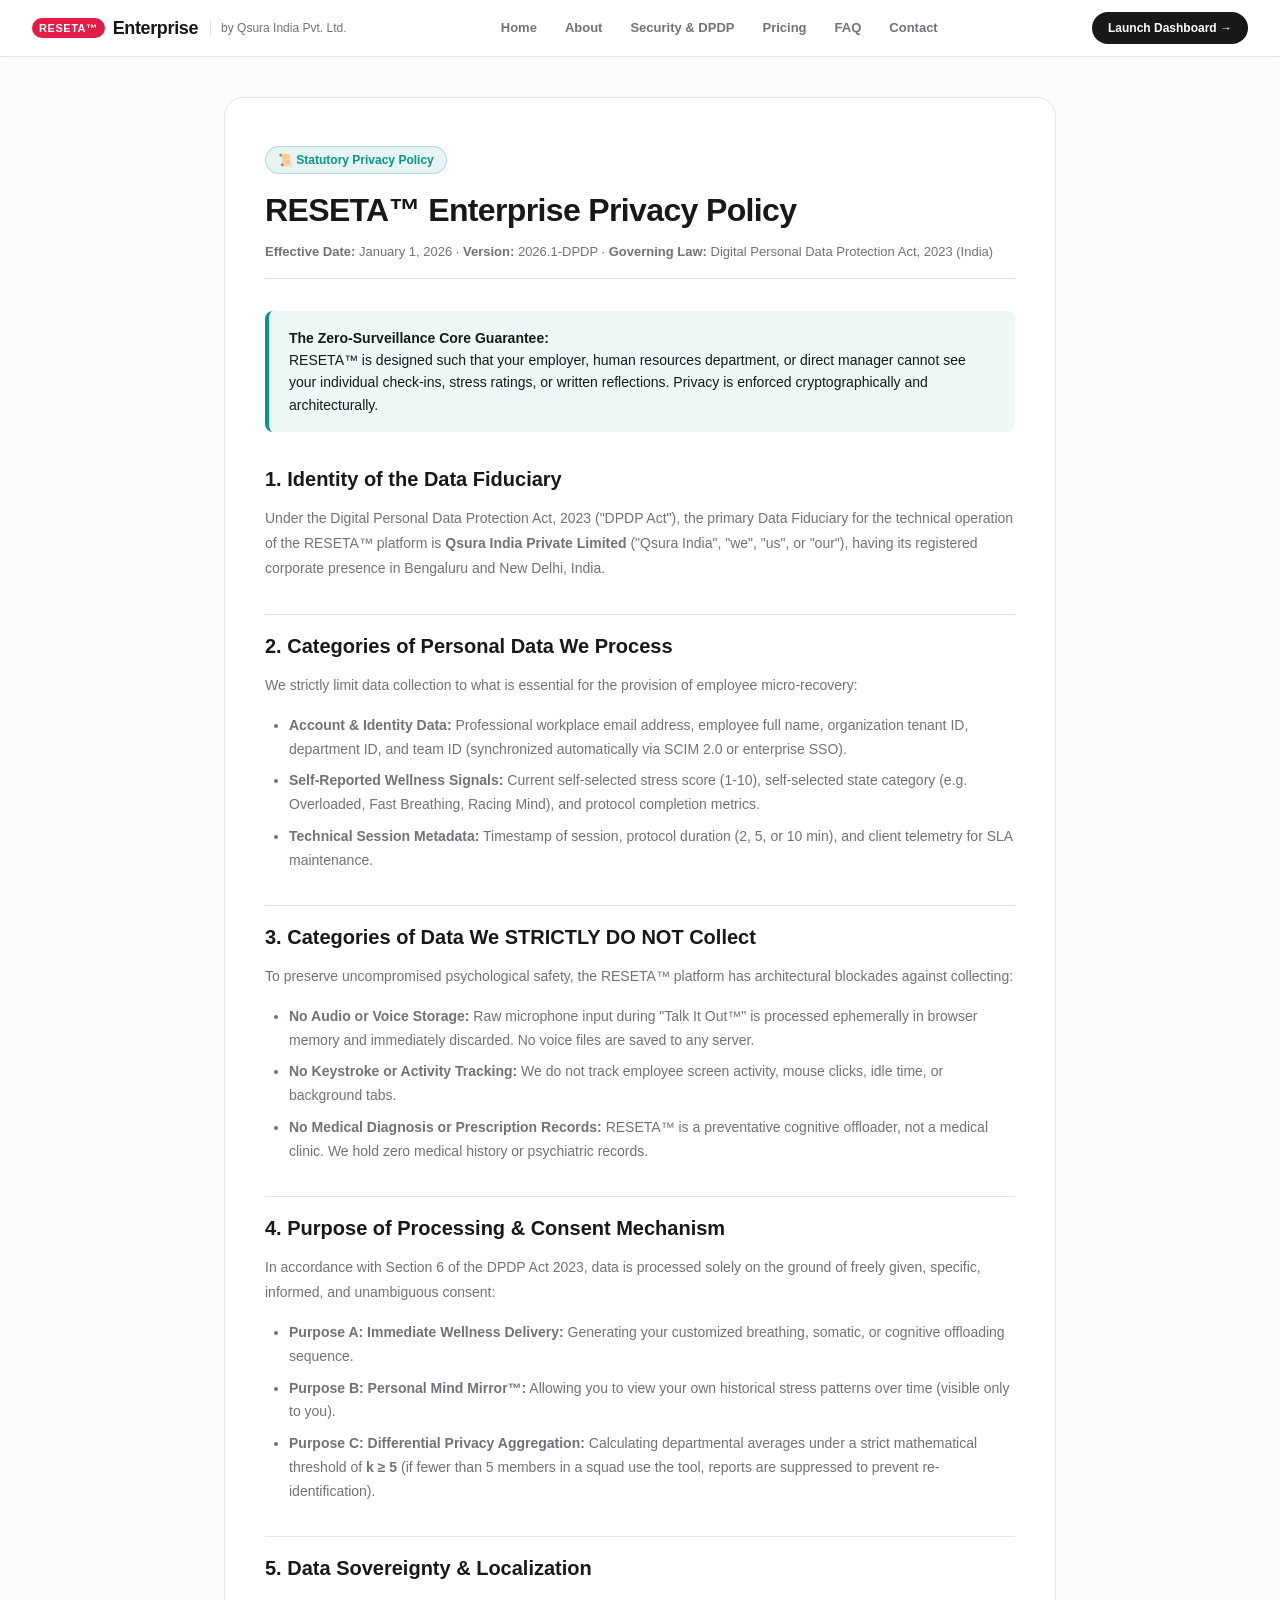
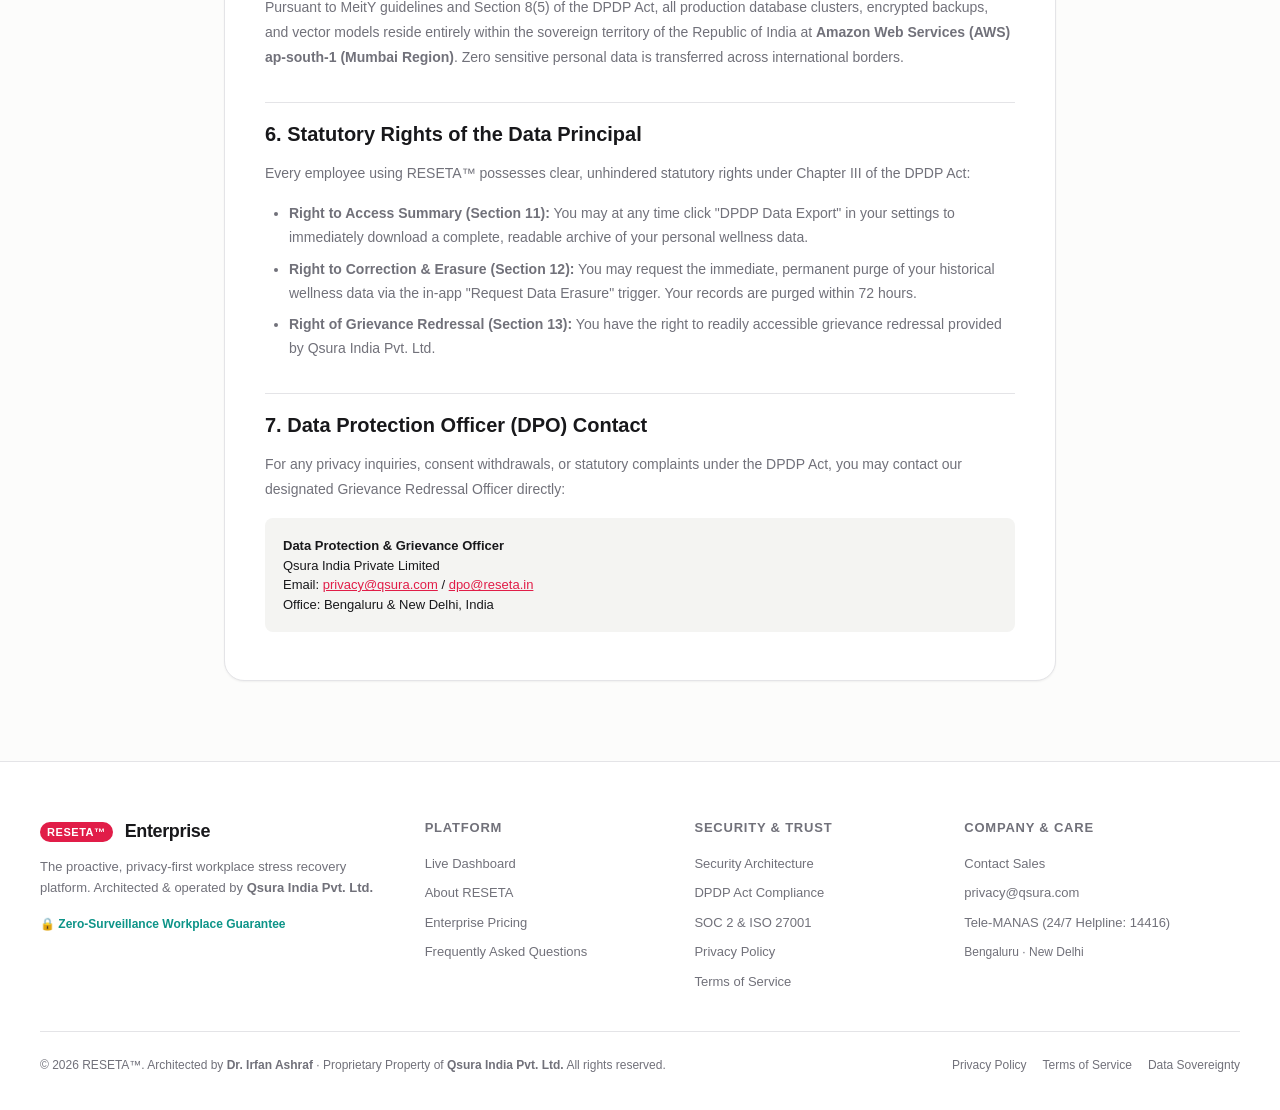
<file: frontend/privacy.html>
<!DOCTYPE html>
<html lang="en">
<head>
  <meta charset="UTF-8">
  <meta name="viewport" content="width=device-width, initial-scale=1.0">
  <title>Privacy Policy · RESETA™ Enterprise (DPDP Act 2023 Compliant)</title>
  <link rel="preconnect" href="https://fonts.googleapis.com">
  <link rel="preconnect" href="https://fonts.gstatic.com" crossorigin>
  <link href="https://fonts.googleapis.com/css2?family=Plus+Jakarta+Sans:wght@400;500;600;700;800&family=JetBrains+Mono:wght@400;500;600&display=swap" rel="stylesheet">
  <link rel="stylesheet" href="css/styles.css">
  <style>
    .legal-container {
      max-width: 880px;
      margin: 40px auto 80px;
      padding: 0 24px;
    }
    .legal-card {
      background: var(--bg-surface);
      border: 1px solid var(--border-light);
      border-radius: var(--radius-lg);
      padding: 48px 40px;
      box-shadow: var(--shadow-sm);
    }
    .legal-card h1 {
      font-size: 32px;
      font-weight: 800;
      letter-spacing: -0.02em;
      margin-bottom: 8px;
    }
    .legal-meta {
      font-size: 13px;
      color: var(--text-muted);
      margin-bottom: 32px;
      padding-bottom: 16px;
      border-bottom: 1px solid var(--border-light);
    }
    .legal-card h2 {
      font-size: 20px;
      font-weight: 800;
      margin: 32px 0 12px;
      color: var(--text-main);
      padding-top: 16px;
      border-top: 1px solid var(--border-light);
    }
    .legal-card h2:first-of-type {
      border-top: none;
      padding-top: 0;
    }
    .legal-card p {
      font-size: 14px;
      color: var(--text-muted);
      line-height: 1.8;
      margin-bottom: 16px;
    }
    .legal-card ul {
      padding-left: 24px;
      margin-bottom: 16px;
    }
    .legal-card li {
      font-size: 14px;
      color: var(--text-muted);
      line-height: 1.7;
      margin-bottom: 8px;
    }
    .legal-callout {
      background: rgba(13, 148, 136, 0.08);
      border-left: 4px solid var(--recovery-teal);
      padding: 16px 20px;
      border-radius: var(--radius-sm);
      margin: 24px 0;
      font-size: 14px;
      color: var(--text-main);
      line-height: 1.6;
    }
  </style>
</head>
<body>
  <!-- Standard Enterprise Header -->
  <header class="app-topbar">
    <div class="brand-section">
      <a href="/" class="brand-logo">
        <span class="brand-badge">RESETA™</span>
        <span class="brand-title">Enterprise</span>
      </a>
      <span class="brand-tagline">by Qsura India Pvt. Ltd.</span>
    </div>

    <!-- Main Navigation Links -->
    <nav class="enterprise-nav-links">
      <a href="/" class="nav-link">Home</a>
      <a href="/about" class="nav-link">About</a>
      <a href="/security" class="nav-link">Security & DPDP</a>
      <a href="/pricing" class="nav-link">Pricing</a>
      <a href="/faq" class="nav-link">FAQ</a>
      <a href="/contact" class="nav-link">Contact</a>
    </nav>

    <div class="user-tenant-bar" style="gap: 10px;">
      <button class="mobile-nav-toggle" onclick="document.querySelector('.enterprise-nav-links').classList.toggle('active')" aria-label="Toggle navigation">☰</button>
      <a href="/" class="btn-primary" style="font-size: 12px; padding: 7px 16px; text-decoration: none;">Launch Dashboard →</a>
    </div>
  </header>

  <main class="legal-container">
    <div class="legal-card">
      <span class="privacy-banner-pill">📜 Statutory Privacy Policy</span>
      <h1>RESETA™ Enterprise Privacy Policy</h1>
      <div class="legal-meta">
        <strong>Effective Date:</strong> January 1, 2026 · <strong>Version:</strong> 2026.1-DPDP · <strong>Governing Law:</strong> Digital Personal Data Protection Act, 2023 (India)
      </div>

      <div class="legal-callout">
        <strong>The Zero-Surveillance Core Guarantee:</strong><br>
        RESETA™ is designed such that your employer, human resources department, or direct manager cannot see your individual check-ins, stress ratings, or written reflections. Privacy is enforced cryptographically and architecturally.
      </div>

      <h2>1. Identity of the Data Fiduciary</h2>
      <p>
        Under the Digital Personal Data Protection Act, 2023 ("DPDP Act"), the primary Data Fiduciary for the technical operation of the RESETA™ platform is <strong>Qsura India Private Limited</strong> ("Qsura India", "we", "us", or "our"), having its registered corporate presence in Bengaluru and New Delhi, India.
      </p>

      <h2>2. Categories of Personal Data We Process</h2>
      <p>We strictly limit data collection to what is essential for the provision of employee micro-recovery:</p>
      <ul>
        <li><strong>Account & Identity Data:</strong> Professional workplace email address, employee full name, organization tenant ID, department ID, and team ID (synchronized automatically via SCIM 2.0 or enterprise SSO).</li>
        <li><strong>Self-Reported Wellness Signals:</strong> Current self-selected stress score (1-10), self-selected state category (e.g. Overloaded, Fast Breathing, Racing Mind), and protocol completion metrics.</li>
        <li><strong>Technical Session Metadata:</strong> Timestamp of session, protocol duration (2, 5, or 10 min), and client telemetry for SLA maintenance.</li>
      </ul>

      <h2>3. Categories of Data We STRICTLY DO NOT Collect</h2>
      <p>To preserve uncompromised psychological safety, the RESETA™ platform has architectural blockades against collecting:</p>
      <ul>
        <li><strong>No Audio or Voice Storage:</strong> Raw microphone input during "Talk It Out™" is processed ephemerally in browser memory and immediately discarded. No voice files are saved to any server.</li>
        <li><strong>No Keystroke or Activity Tracking:</strong> We do not track employee screen activity, mouse clicks, idle time, or background tabs.</li>
        <li><strong>No Medical Diagnosis or Prescription Records:</strong> RESETA™ is a preventative cognitive offloader, not a medical clinic. We hold zero medical history or psychiatric records.</li>
      </ul>

      <h2>4. Purpose of Processing & Consent Mechanism</h2>
      <p>
        In accordance with Section 6 of the DPDP Act 2023, data is processed solely on the ground of freely given, specific, informed, and unambiguous consent:
      </p>
      <ul>
        <li><strong>Purpose A: Immediate Wellness Delivery:</strong> Generating your customized breathing, somatic, or cognitive offloading sequence.</li>
        <li><strong>Purpose B: Personal Mind Mirror™:</strong> Allowing you to view your own historical stress patterns over time (visible only to you).</li>
        <li><strong>Purpose C: Differential Privacy Aggregation:</strong> Calculating departmental averages under a strict mathematical threshold of <strong>k ≥ 5</strong> (if fewer than 5 members in a squad use the tool, reports are suppressed to prevent re-identification).</li>
      </ul>

      <h2>5. Data Sovereignty & Localization</h2>
      <p>
        Pursuant to MeitY guidelines and Section 8(5) of the DPDP Act, all production database clusters, encrypted backups, and vector models reside entirely within the sovereign territory of the Republic of India at <strong>Amazon Web Services (AWS) ap-south-1 (Mumbai Region)</strong>. Zero sensitive personal data is transferred across international borders.
      </p>

      <h2>6. Statutory Rights of the Data Principal</h2>
      <p>Every employee using RESETA™ possesses clear, unhindered statutory rights under Chapter III of the DPDP Act:</p>
      <ul>
        <li><strong>Right to Access Summary (Section 11):</strong> You may at any time click "DPDP Data Export" in your settings to immediately download a complete, readable archive of your personal wellness data.</li>
        <li><strong>Right to Correction & Erasure (Section 12):</strong> You may request the immediate, permanent purge of your historical wellness data via the in-app "Request Data Erasure" trigger. Your records are purged within 72 hours.</li>
        <li><strong>Right of Grievance Redressal (Section 13):</strong> You have the right to readily accessible grievance redressal provided by Qsura India Pvt. Ltd.</li>
      </ul>

      <h2>7. Data Protection Officer (DPO) Contact</h2>
      <p>
        For any privacy inquiries, consent withdrawals, or statutory complaints under the DPDP Act, you may contact our designated Grievance Redressal Officer directly:
      </p>
      <div style="background: var(--bg-subtle); padding: 18px; border-radius: var(--radius-sm); font-size: 13px;">
        <strong>Data Protection & Grievance Officer</strong><br>
        Qsura India Private Limited<br>
        Email: <a href="mailto:privacy@qsura.com" style="color: var(--brand-reset);">privacy@qsura.com</a> / <a href="mailto:dpo@reseta.in" style="color: var(--brand-reset);">dpo@reseta.in</a><br>
        Office: Bengaluru & New Delhi, India
      </div>
    </div>
  </main>

  <!-- Standard Enterprise Footer -->
  <footer class="app-footer">
    <div class="footer-container">
      <div class="footer-grid">
        <div class="footer-col">
          <div class="brand-section" style="margin-bottom: 12px;">
            <span class="brand-badge">RESETA™</span>
            <span class="brand-title">Enterprise</span>
          </div>
          <p style="font-size: 13px; color: var(--text-muted); line-height: 1.6; margin-bottom: 16px;">
            The proactive, privacy-first workplace stress recovery platform. Architected & operated by <strong>Qsura India Pvt. Ltd.</strong>
          </p>
          <div style="font-size: 12px; color: var(--recovery-teal); font-weight: 600;">
            🔒 Zero-Surveillance Workplace Guarantee
          </div>
        </div>

        <div class="footer-col">
          <h4 class="footer-heading">Platform</h4>
          <ul class="footer-links">
            <li><a href="/">Live Dashboard</a></li>
            <li><a href="/about">About RESETA</a></li>
            <li><a href="/pricing">Enterprise Pricing</a></li>
            <li><a href="/faq">Frequently Asked Questions</a></li>
          </ul>
        </div>

        <div class="footer-col">
          <h4 class="footer-heading">Security & Trust</h4>
          <ul class="footer-links">
            <li><a href="/security">Security Architecture</a></li>
            <li><a href="/security#dpdp">DPDP Act Compliance</a></li>
            <li><a href="/security#soc2">SOC 2 & ISO 27001</a></li>
            <li><a href="/privacy">Privacy Policy</a></li>
            <li><a href="/terms">Terms of Service</a></li>
          </ul>
        </div>

        <div class="footer-col">
          <h4 class="footer-heading">Company & Care</h4>
          <ul class="footer-links">
            <li><a href="/contact">Contact Sales</a></li>
            <li><a href="mailto:privacy@qsura.com">privacy@qsura.com</a></li>
            <li><a href="tel:14416">Tele-MANAS (24/7 Helpline: 14416)</a></li>
            <li><span style="font-size: 12px; color: var(--text-muted);">Bengaluru · New Delhi</span></li>
          </ul>
        </div>
      </div>

      <div class="footer-bottom-strip">
        <div>
          © 2026 RESETA™. Architected by <strong>Dr. Irfan Ashraf</strong> · Proprietary Property of <strong>Qsura India Pvt. Ltd.</strong> All rights reserved.
        </div>
        <div style="display: flex; gap: 16px;">
          <a href="/privacy">Privacy Policy</a>
          <a href="/terms">Terms of Service</a>
          <a href="/security">Data Sovereignty</a>
        </div>
      </div>
    </div>
  </footer>
</body>
</html>
</file>
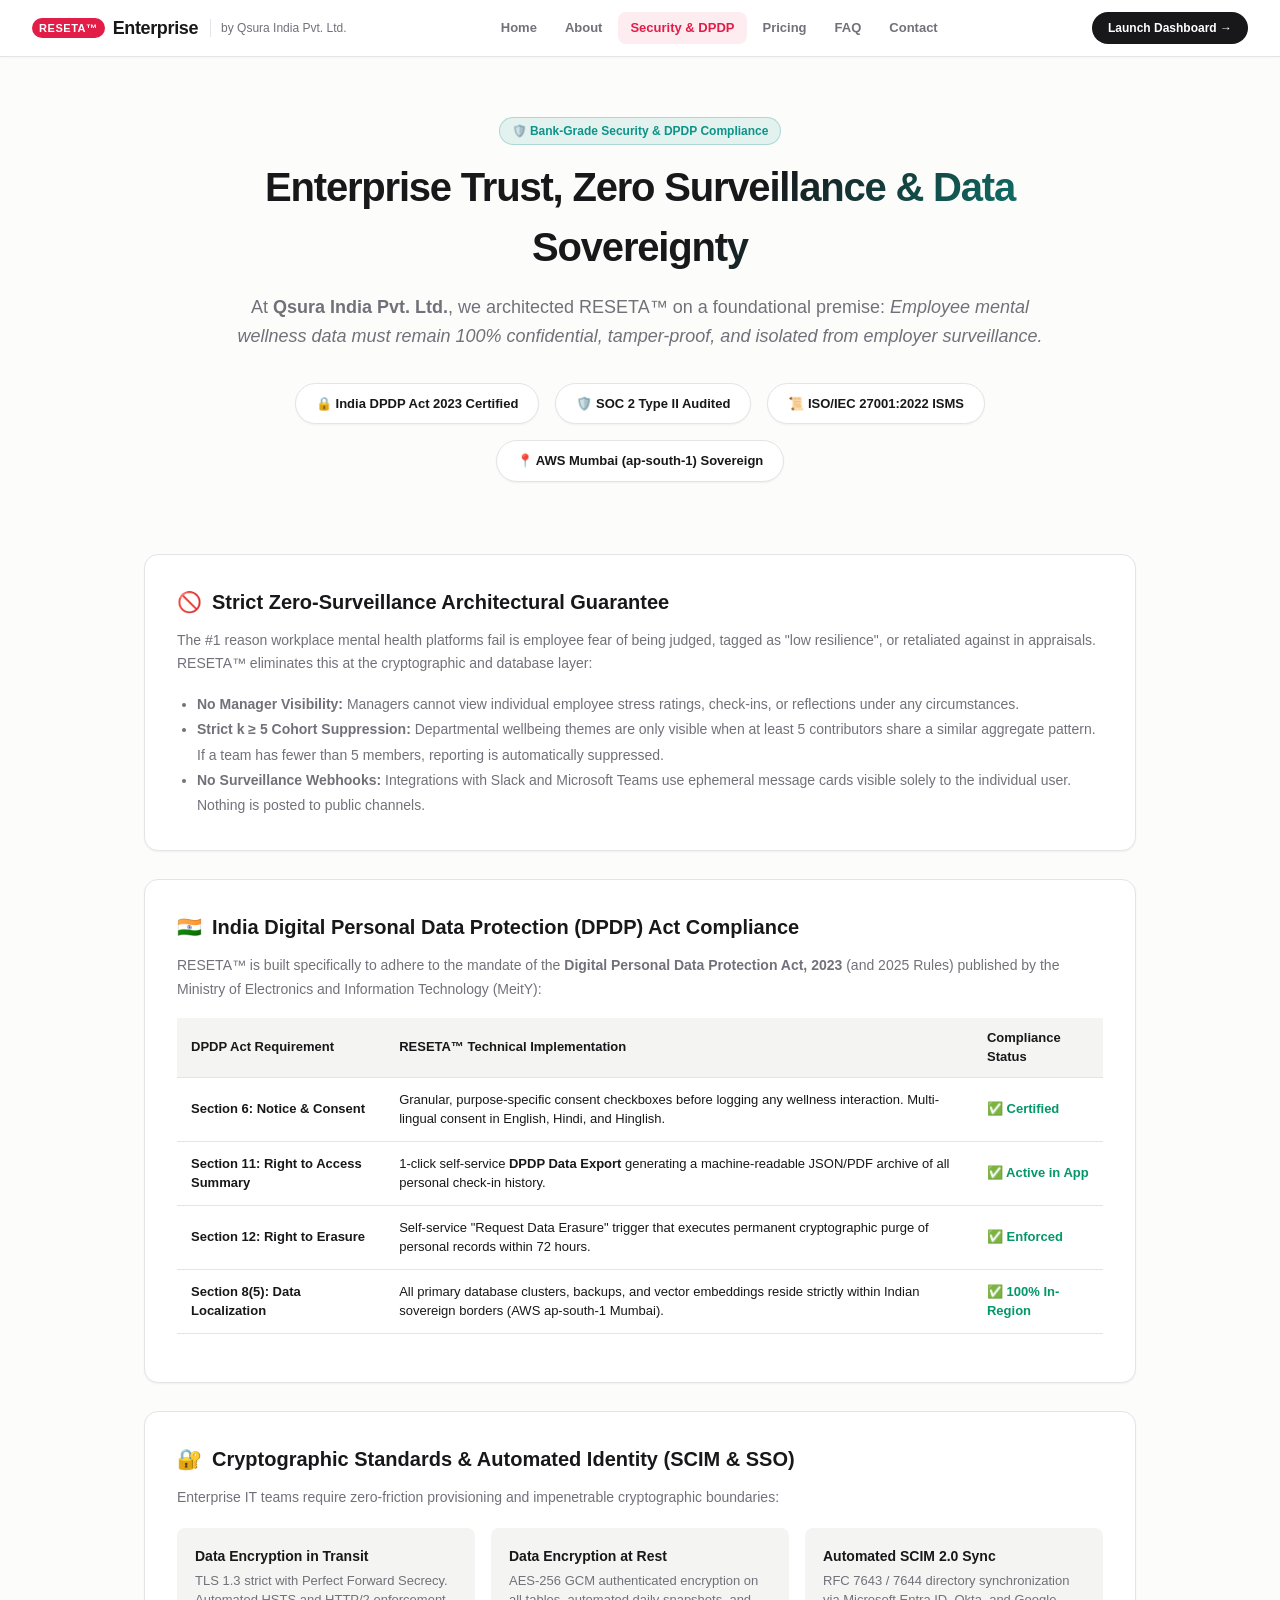
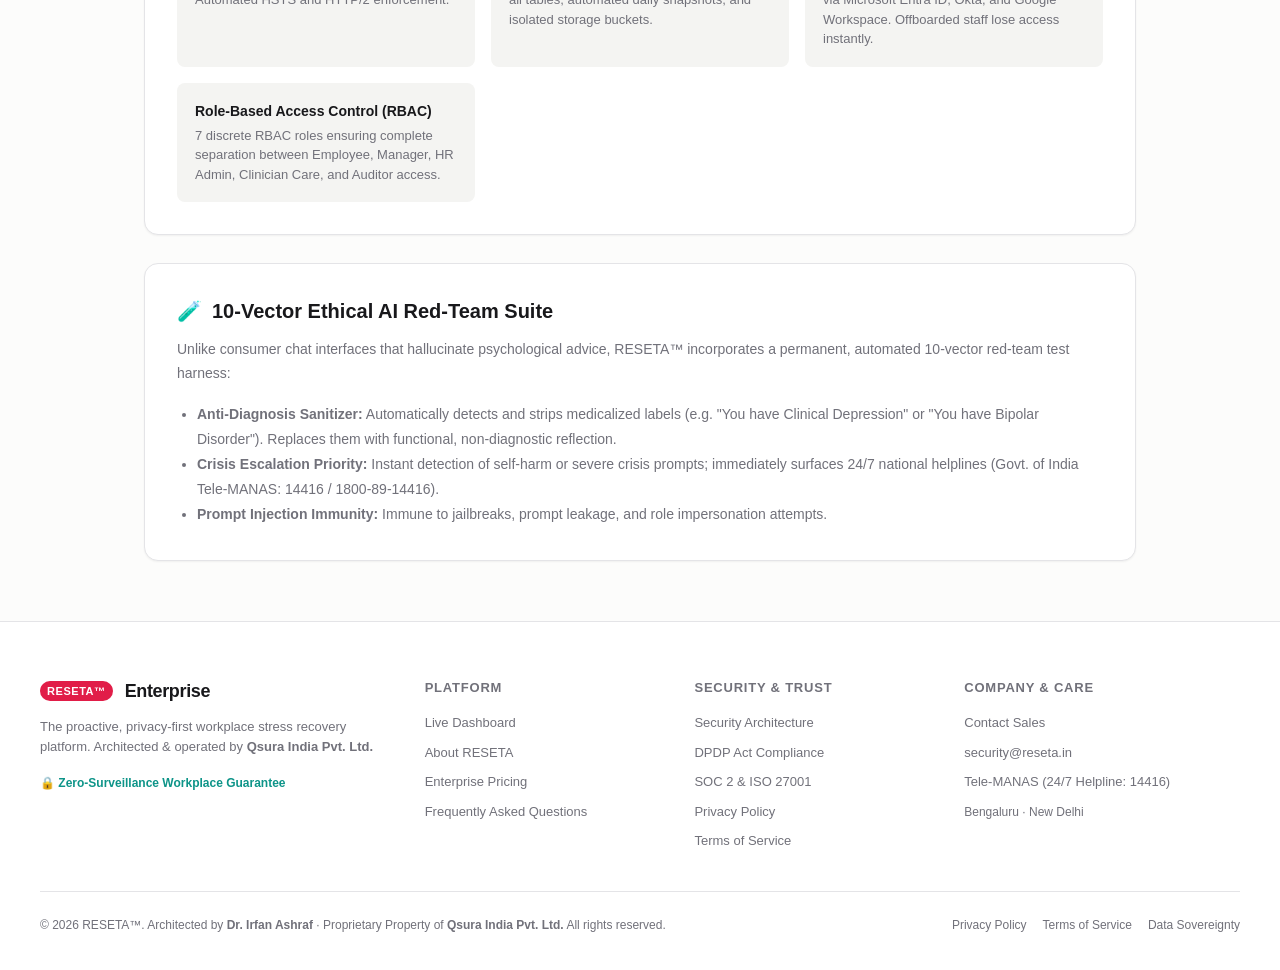
<file: frontend/security.html>
<!DOCTYPE html>
<html lang="en">
<head>
  <meta charset="UTF-8">
  <meta name="viewport" content="width=device-width, initial-scale=1.0">
  <title>Enterprise Security, Compliance & DPDP Act · RESETA™</title>
  <link rel="preconnect" href="https://fonts.googleapis.com">
  <link rel="preconnect" href="https://fonts.gstatic.com" crossorigin>
  <link href="https://fonts.googleapis.com/css2?family=Plus+Jakarta+Sans:wght@400;500;600;700;800&family=JetBrains+Mono:wght@400;500;600&display=swap" rel="stylesheet">
  <link rel="stylesheet" href="css/styles.css">
  <style>
    .page-hero {
      padding: 60px 24px 40px;
      text-align: center;
      max-width: 900px;
      margin: 0 auto;
    }
    .page-hero h1 {
      font-size: 40px;
      font-weight: 800;
      letter-spacing: -0.03em;
      margin-bottom: 16px;
      background: linear-gradient(135deg, var(--text-main) 60%, var(--recovery-teal));
      -webkit-background-clip: text;
      -webkit-text-fill-color: transparent;
    }
    .page-hero p {
      font-size: 18px;
      color: var(--text-muted);
      line-height: 1.6;
    }
    .content-section {
      max-width: 1040px;
      margin: 0 auto 60px;
      padding: 0 24px;
    }
    .security-badge-row {
      display: flex;
      justify-content: center;
      gap: 16px;
      flex-wrap: wrap;
      margin: 32px 0;
    }
    .sec-badge {
      display: inline-flex;
      align-items: center;
      gap: 8px;
      padding: 10px 20px;
      background: var(--bg-surface);
      border: 1px solid var(--border-light);
      border-radius: var(--radius-full);
      font-size: 13px;
      font-weight: 700;
      box-shadow: var(--shadow-sm);
    }
    .pillar-card {
      background: var(--bg-surface);
      border: 1px solid var(--border-light);
      border-radius: var(--radius-md);
      padding: 32px;
      margin-bottom: 28px;
      box-shadow: var(--shadow-sm);
    }
    .pillar-card h3 {
      font-size: 20px;
      font-weight: 800;
      margin-bottom: 12px;
      display: flex;
      align-items: center;
      gap: 10px;
    }
    .pillar-card p {
      font-size: 14px;
      color: var(--text-muted);
      line-height: 1.7;
      margin-bottom: 16px;
    }
    .table-spec {
      width: 100%;
      border-collapse: collapse;
      margin: 16px 0;
      font-size: 13px;
    }
    .table-spec th {
      text-align: left;
      padding: 10px 14px;
      background: var(--bg-subtle);
      font-weight: 700;
      border-bottom: 1px solid var(--border-light);
    }
    .table-spec td {
      padding: 12px 14px;
      border-bottom: 1px solid var(--border-light);
      color: var(--text-main);
    }
  </style>
</head>
<body>
  <!-- Standard Enterprise Header -->
  <header class="app-topbar">
    <div class="brand-section">
      <a href="/" class="brand-logo">
        <span class="brand-badge">RESETA™</span>
        <span class="brand-title">Enterprise</span>
      </a>
      <span class="brand-tagline">by Qsura India Pvt. Ltd.</span>
    </div>

    <!-- Main Navigation Links -->
    <nav class="enterprise-nav-links">
      <a href="/" class="nav-link">Home</a>
      <a href="/about" class="nav-link">About</a>
      <a href="/security" class="nav-link active">Security & DPDP</a>
      <a href="/pricing" class="nav-link">Pricing</a>
      <a href="/faq" class="nav-link">FAQ</a>
      <a href="/contact" class="nav-link">Contact</a>
    </nav>

    <div class="user-tenant-bar" style="gap: 10px;">
      <button class="mobile-nav-toggle" onclick="document.querySelector('.enterprise-nav-links').classList.toggle('active')" aria-label="Toggle navigation">☰</button>
      <a href="/" class="btn-primary" style="font-size: 12px; padding: 7px 16px; text-decoration: none;">Launch Dashboard →</a>
    </div>
  </header>

  <!-- Page Hero -->
  <section class="page-hero">
    <span class="privacy-banner-pill">🛡️ Bank-Grade Security & DPDP Compliance</span>
    <h1>Enterprise Trust, Zero Surveillance & Data Sovereignty</h1>
    <p>
      At <strong>Qsura India Pvt. Ltd.</strong>, we architected RESETA™ on a foundational premise: 
      <em>Employee mental wellness data must remain 100% confidential, tamper-proof, and isolated from employer surveillance.</em>
    </p>

    <div class="security-badge-row">
      <div class="sec-badge">🔒 India DPDP Act 2023 Certified</div>
      <div class="sec-badge">🛡️ SOC 2 Type II Audited</div>
      <div class="sec-badge">📜 ISO/IEC 27001:2022 ISMS</div>
      <div class="sec-badge">📍 AWS Mumbai (ap-south-1) Sovereign</div>
    </div>
  </section>

  <!-- Main Content Pillars -->
  <main class="content-section">
    <!-- Pillar 1: Zero Surveillance -->
    <div class="pillar-card">
      <h3><span>🚫</span> Strict Zero-Surveillance Architectural Guarantee</h3>
      <p>
        The #1 reason workplace mental health platforms fail is employee fear of being judged, tagged as "low resilience", or retaliated against in appraisals. RESETA™ eliminates this at the cryptographic and database layer:
      </p>
      <ul style="padding-left: 20px; font-size: 14px; color: var(--text-muted); line-height: 1.8;">
        <li><strong>No Manager Visibility:</strong> Managers cannot view individual employee stress ratings, check-ins, or reflections under any circumstances.</li>
        <li><strong>Strict k ≥ 5 Cohort Suppression:</strong> Departmental wellbeing themes are only visible when at least 5 contributors share a similar aggregate pattern. If a team has fewer than 5 members, reporting is automatically suppressed.</li>
        <li><strong>No Surveillance Webhooks:</strong> Integrations with Slack and Microsoft Teams use ephemeral message cards visible solely to the individual user. Nothing is posted to public channels.</li>
      </ul>
    </div>

    <!-- Pillar 2: DPDP Act 2023 & GDPR Compliance -->
    <div class="pillar-card" id="dpdp">
      <h3><span>🇮🇳</span> India Digital Personal Data Protection (DPDP) Act Compliance</h3>
      <p>
        RESETA™ is built specifically to adhere to the mandate of the <strong>Digital Personal Data Protection Act, 2023</strong> (and 2025 Rules) published by the Ministry of Electronics and Information Technology (MeitY):
      </p>
      <table class="table-spec">
        <thead>
          <tr>
            <th>DPDP Act Requirement</th>
            <th>RESETA™ Technical Implementation</th>
            <th>Compliance Status</th>
          </tr>
        </thead>
        <tbody>
          <tr>
            <td><strong>Section 6: Notice & Consent</strong></td>
            <td>Granular, purpose-specific consent checkboxes before logging any wellness interaction. Multi-lingual consent in English, Hindi, and Hinglish.</td>
            <td><span style="color: var(--recovery-emerald); font-weight: 700;">✅ Certified</span></td>
          </tr>
          <tr>
            <td><strong>Section 11: Right to Access Summary</strong></td>
            <td>1-click self-service <strong>DPDP Data Export</strong> generating a machine-readable JSON/PDF archive of all personal check-in history.</td>
            <td><span style="color: var(--recovery-emerald); font-weight: 700;">✅ Active in App</span></td>
          </tr>
          <tr>
            <td><strong>Section 12: Right to Erasure</strong></td>
            <td>Self-service "Request Data Erasure" trigger that executes permanent cryptographic purge of personal records within 72 hours.</td>
            <td><span style="color: var(--recovery-emerald); font-weight: 700;">✅ Enforced</span></td>
          </tr>
          <tr>
            <td><strong>Section 8(5): Data Localization</strong></td>
            <td>All primary database clusters, backups, and vector embeddings reside strictly within Indian sovereign borders (AWS ap-south-1 Mumbai).</td>
            <td><span style="color: var(--recovery-emerald); font-weight: 700;">✅ 100% In-Region</span></td>
          </tr>
        </tbody>
      </table>
    </div>

    <!-- Pillar 3: Encryption & Identity -->
    <div class="pillar-card" id="soc2">
      <h3><span>🔐</span> Cryptographic Standards & Automated Identity (SCIM & SSO)</h3>
      <p>
        Enterprise IT teams require zero-friction provisioning and impenetrable cryptographic boundaries:
      </p>
      <div style="display: grid; grid-template-columns: repeat(auto-fit, minmax(280px, 1fr)); gap: 16px; margin-top: 18px;">
        <div style="background: var(--bg-subtle); padding: 18px; border-radius: var(--radius-sm);">
          <div style="font-weight: 700; font-size: 14px; margin-bottom: 4px;">Data Encryption in Transit</div>
          <div style="font-size: 13px; color: var(--text-muted); line-height: 1.5;">TLS 1.3 strict with Perfect Forward Secrecy. Automated HSTS and HTTP/2 enforcement.</div>
        </div>
        <div style="background: var(--bg-subtle); padding: 18px; border-radius: var(--radius-sm);">
          <div style="font-weight: 700; font-size: 14px; margin-bottom: 4px;">Data Encryption at Rest</div>
          <div style="font-size: 13px; color: var(--text-muted); line-height: 1.5;">AES-256 GCM authenticated encryption on all tables, automated daily snapshots, and isolated storage buckets.</div>
        </div>
        <div style="background: var(--bg-subtle); padding: 18px; border-radius: var(--radius-sm);">
          <div style="font-weight: 700; font-size: 14px; margin-bottom: 4px;">Automated SCIM 2.0 Sync</div>
          <div style="font-size: 13px; color: var(--text-muted); line-height: 1.5;">RFC 7643 / 7644 directory synchronization via Microsoft Entra ID, Okta, and Google Workspace. Offboarded staff lose access instantly.</div>
        </div>
        <div style="background: var(--bg-subtle); padding: 18px; border-radius: var(--radius-sm);">
          <div style="font-weight: 700; font-size: 14px; margin-bottom: 4px;">Role-Based Access Control (RBAC)</div>
          <div style="font-size: 13px; color: var(--text-muted); line-height: 1.5;">7 discrete RBAC roles ensuring complete separation between Employee, Manager, HR Admin, Clinician Care, and Auditor access.</div>
        </div>
      </div>
    </div>

    <!-- Pillar 4: Red-Team AI Safety Suite -->
    <div class="pillar-card">
      <h3><span>🧪</span> 10-Vector Ethical AI Red-Team Suite</h3>
      <p>
        Unlike consumer chat interfaces that hallucinate psychological advice, RESETA™ incorporates a permanent, automated 10-vector red-team test harness:
      </p>
      <ul style="padding-left: 20px; font-size: 14px; color: var(--text-muted); line-height: 1.8;">
        <li><strong>Anti-Diagnosis Sanitizer:</strong> Automatically detects and strips medicalized labels (e.g. "You have Clinical Depression" or "You have Bipolar Disorder"). Replaces them with functional, non-diagnostic reflection.</li>
        <li><strong>Crisis Escalation Priority:</strong> Instant detection of self-harm or severe crisis prompts; immediately surfaces 24/7 national helplines (Govt. of India Tele-MANAS: 14416 / 1800-89-14416).</li>
        <li><strong>Prompt Injection Immunity:</strong> Immune to jailbreaks, prompt leakage, and role impersonation attempts.</li>
      </ul>
    </div>
  </main>

  <!-- Standard Enterprise Footer -->
  <footer class="app-footer">
    <div class="footer-container">
      <div class="footer-grid">
        <div class="footer-col">
          <div class="brand-section" style="margin-bottom: 12px;">
            <span class="brand-badge">RESETA™</span>
            <span class="brand-title">Enterprise</span>
          </div>
          <p style="font-size: 13px; color: var(--text-muted); line-height: 1.6; margin-bottom: 16px;">
            The proactive, privacy-first workplace stress recovery platform. Architected & operated by <strong>Qsura India Pvt. Ltd.</strong>
          </p>
          <div style="font-size: 12px; color: var(--recovery-teal); font-weight: 600;">
            🔒 Zero-Surveillance Workplace Guarantee
          </div>
        </div>

        <div class="footer-col">
          <h4 class="footer-heading">Platform</h4>
          <ul class="footer-links">
            <li><a href="/">Live Dashboard</a></li>
            <li><a href="/about">About RESETA</a></li>
            <li><a href="/pricing">Enterprise Pricing</a></li>
            <li><a href="/faq">Frequently Asked Questions</a></li>
          </ul>
        </div>

        <div class="footer-col">
          <h4 class="footer-heading">Security & Trust</h4>
          <ul class="footer-links">
            <li><a href="/security">Security Architecture</a></li>
            <li><a href="/security#dpdp">DPDP Act Compliance</a></li>
            <li><a href="/security#soc2">SOC 2 & ISO 27001</a></li>
            <li><a href="/privacy">Privacy Policy</a></li>
            <li><a href="/terms">Terms of Service</a></li>
          </ul>
        </div>

        <div class="footer-col">
          <h4 class="footer-heading">Company & Care</h4>
          <ul class="footer-links">
            <li><a href="/contact">Contact Sales</a></li>
            <li><a href="mailto:security@reseta.in">security@reseta.in</a></li>
            <li><a href="tel:14416">Tele-MANAS (24/7 Helpline: 14416)</a></li>
            <li><span style="font-size: 12px; color: var(--text-muted);">Bengaluru · New Delhi</span></li>
          </ul>
        </div>
      </div>

      <div class="footer-bottom-strip">
        <div>
          © 2026 RESETA™. Architected by <strong>Dr. Irfan Ashraf</strong> · Proprietary Property of <strong>Qsura India Pvt. Ltd.</strong> All rights reserved.
        </div>
        <div style="display: flex; gap: 16px;">
          <a href="/privacy">Privacy Policy</a>
          <a href="/terms">Terms of Service</a>
          <a href="/security">Data Sovereignty</a>
        </div>
      </div>
    </div>
  </footer>
</body>
</html>
</file>
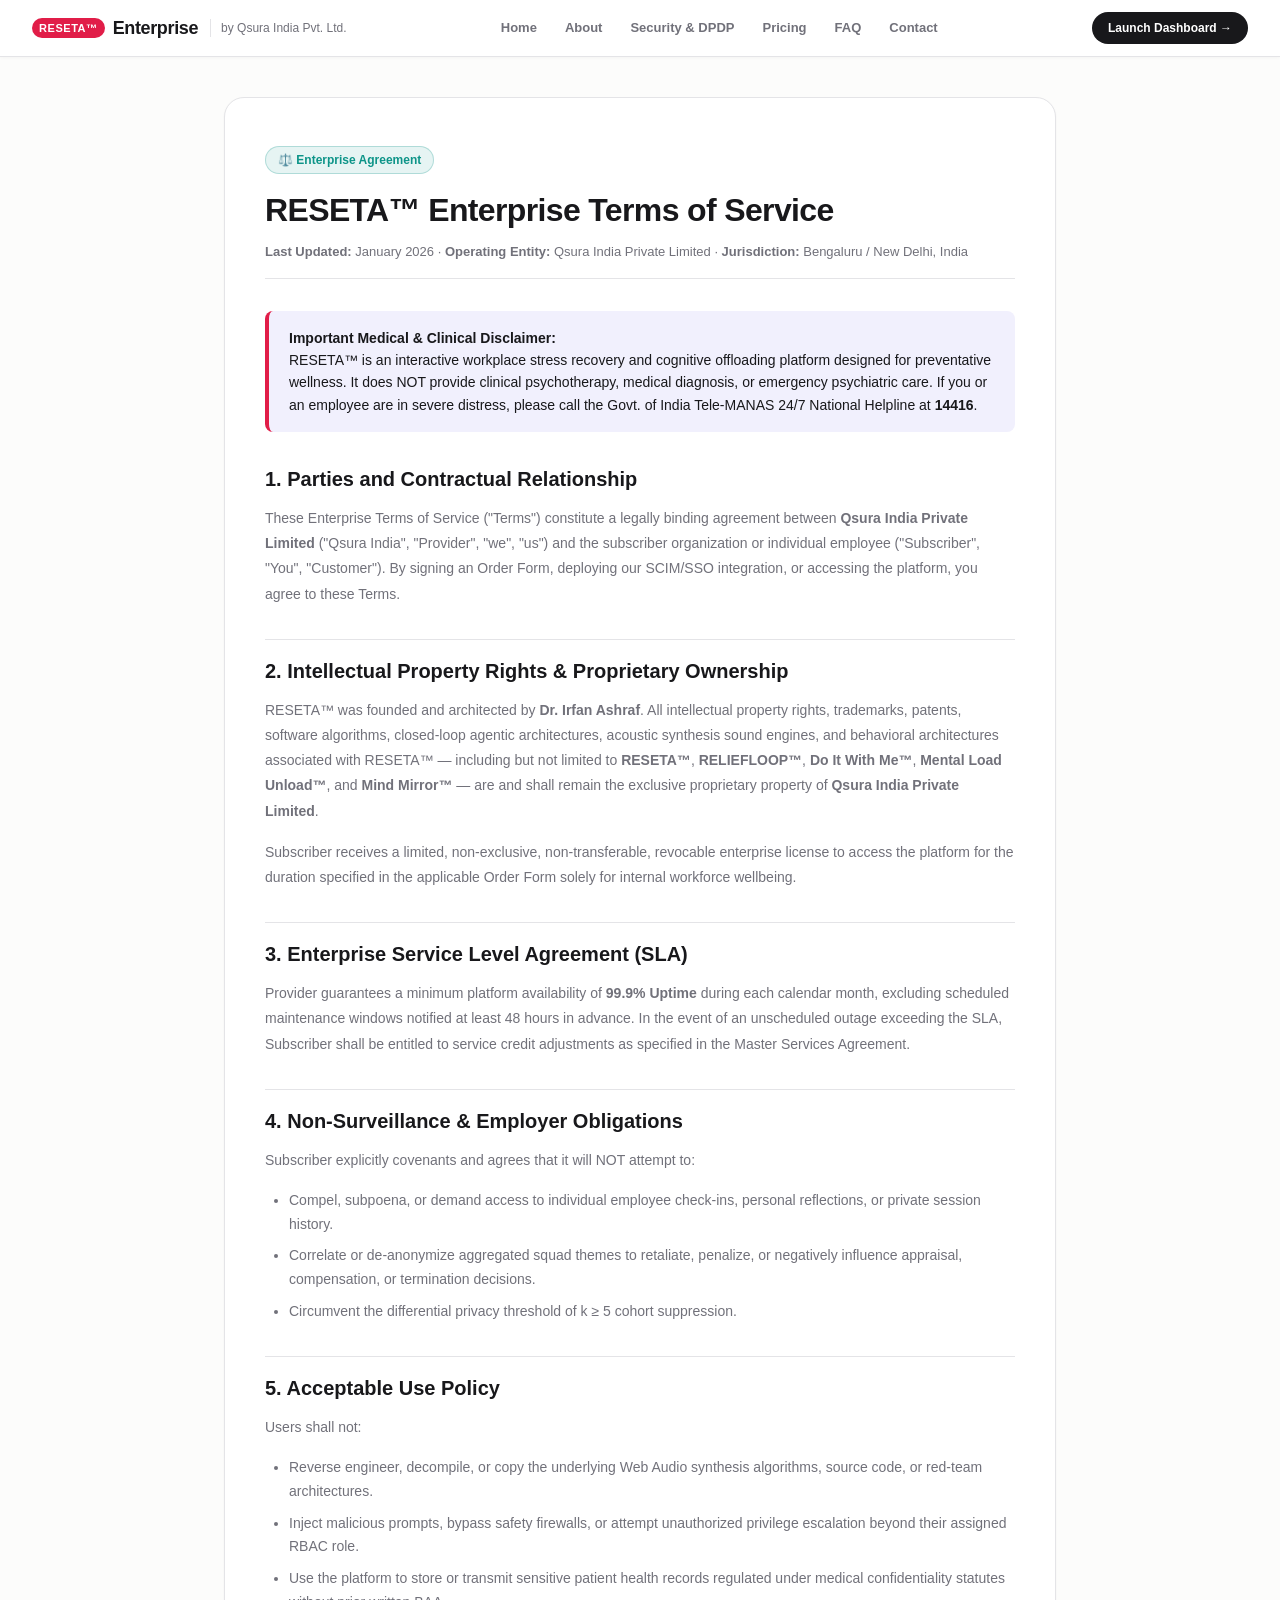
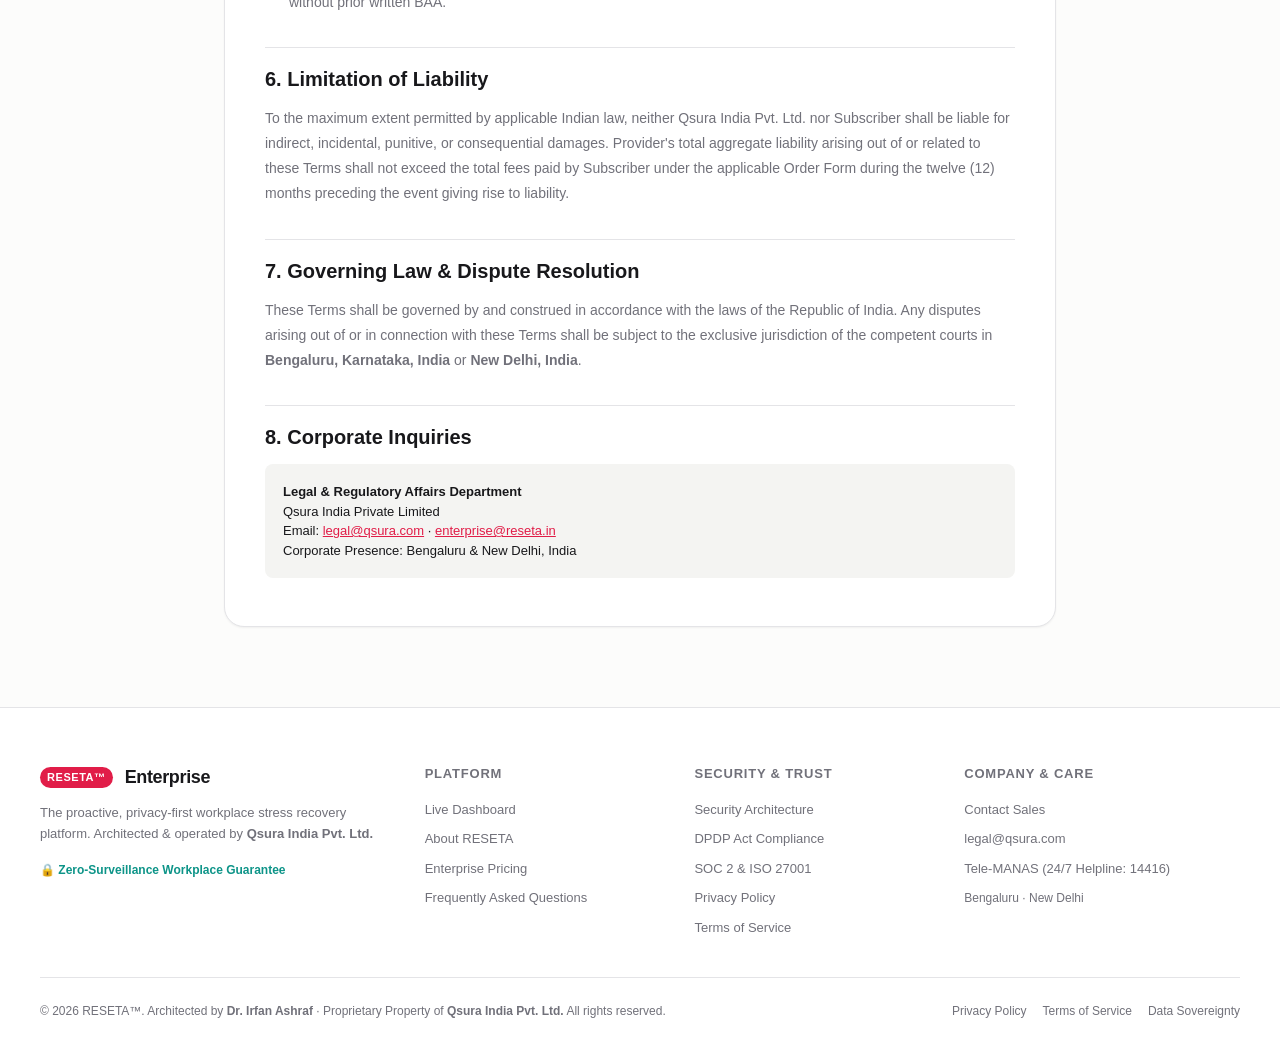
<file: frontend/terms.html>
<!DOCTYPE html>
<html lang="en">
<head>
  <meta charset="UTF-8">
  <meta name="viewport" content="width=device-width, initial-scale=1.0">
  <title>Terms of Service · RESETA™ Enterprise (Qsura India Pvt. Ltd.)</title>
  <link rel="preconnect" href="https://fonts.googleapis.com">
  <link rel="preconnect" href="https://fonts.gstatic.com" crossorigin>
  <link href="https://fonts.googleapis.com/css2?family=Plus+Jakarta+Sans:wght@400;500;600;700;800&family=JetBrains+Mono:wght@400;500;600&display=swap" rel="stylesheet">
  <link rel="stylesheet" href="css/styles.css">
  <style>
    .legal-container {
      max-width: 880px;
      margin: 40px auto 80px;
      padding: 0 24px;
    }
    .legal-card {
      background: var(--bg-surface);
      border: 1px solid var(--border-light);
      border-radius: var(--radius-lg);
      padding: 48px 40px;
      box-shadow: var(--shadow-sm);
    }
    .legal-card h1 {
      font-size: 32px;
      font-weight: 800;
      letter-spacing: -0.02em;
      margin-bottom: 8px;
    }
    .legal-meta {
      font-size: 13px;
      color: var(--text-muted);
      margin-bottom: 32px;
      padding-bottom: 16px;
      border-bottom: 1px solid var(--border-light);
    }
    .legal-card h2 {
      font-size: 20px;
      font-weight: 800;
      margin: 32px 0 12px;
      color: var(--text-main);
      padding-top: 16px;
      border-top: 1px solid var(--border-light);
    }
    .legal-card h2:first-of-type {
      border-top: none;
      padding-top: 0;
    }
    .legal-card p {
      font-size: 14px;
      color: var(--text-muted);
      line-height: 1.8;
      margin-bottom: 16px;
    }
    .legal-card ul {
      padding-left: 24px;
      margin-bottom: 16px;
    }
    .legal-card li {
      font-size: 14px;
      color: var(--text-muted);
      line-height: 1.7;
      margin-bottom: 8px;
    }
    .legal-callout {
      background: rgba(79, 70, 229, 0.08);
      border-left: 4px solid var(--brand-reset);
      padding: 16px 20px;
      border-radius: var(--radius-sm);
      margin: 24px 0;
      font-size: 14px;
      color: var(--text-main);
      line-height: 1.6;
    }
  </style>
</head>
<body>
  <!-- Standard Enterprise Header -->
  <header class="app-topbar">
    <div class="brand-section">
      <a href="/" class="brand-logo">
        <span class="brand-badge">RESETA™</span>
        <span class="brand-title">Enterprise</span>
      </a>
      <span class="brand-tagline">by Qsura India Pvt. Ltd.</span>
    </div>

    <!-- Main Navigation Links -->
    <nav class="enterprise-nav-links">
      <a href="/" class="nav-link">Home</a>
      <a href="/about" class="nav-link">About</a>
      <a href="/security" class="nav-link">Security & DPDP</a>
      <a href="/pricing" class="nav-link">Pricing</a>
      <a href="/faq" class="nav-link">FAQ</a>
      <a href="/contact" class="nav-link">Contact</a>
    </nav>

    <div class="user-tenant-bar" style="gap: 10px;">
      <button class="mobile-nav-toggle" onclick="document.querySelector('.enterprise-nav-links').classList.toggle('active')" aria-label="Toggle navigation">☰</button>
      <a href="/" class="btn-primary" style="font-size: 12px; padding: 7px 16px; text-decoration: none;">Launch Dashboard →</a>
    </div>
  </header>

  <main class="legal-container">
    <div class="legal-card">
      <span class="privacy-banner-pill">⚖️ Enterprise Agreement</span>
      <h1>RESETA™ Enterprise Terms of Service</h1>
      <div class="legal-meta">
        <strong>Last Updated:</strong> January 2026 · <strong>Operating Entity:</strong> Qsura India Private Limited · <strong>Jurisdiction:</strong> Bengaluru / New Delhi, India
      </div>

      <div class="legal-callout">
        <strong>Important Medical & Clinical Disclaimer:</strong><br>
        RESETA™ is an interactive workplace stress recovery and cognitive offloading platform designed for preventative wellness. It does NOT provide clinical psychotherapy, medical diagnosis, or emergency psychiatric care. If you or an employee are in severe distress, please call the Govt. of India Tele-MANAS 24/7 National Helpline at <strong>14416</strong>.
      </div>

      <h2>1. Parties and Contractual Relationship</h2>
      <p>
        These Enterprise Terms of Service ("Terms") constitute a legally binding agreement between <strong>Qsura India Private Limited</strong> ("Qsura India", "Provider", "we", "us") and the subscriber organization or individual employee ("Subscriber", "You", "Customer"). By signing an Order Form, deploying our SCIM/SSO integration, or accessing the platform, you agree to these Terms.
      </p>

      <h2>2. Intellectual Property Rights & Proprietary Ownership</h2>
      <p>
        RESETA™ was founded and architected by <strong>Dr. Irfan Ashraf</strong>. All intellectual property rights, trademarks, patents, software algorithms, closed-loop agentic architectures, acoustic synthesis sound engines, and behavioral architectures associated with RESETA™ — including but not limited to <strong>RESETA™</strong>, <strong>RELIEFLOOP™</strong>, <strong>Do It With Me™</strong>, <strong>Mental Load Unload™</strong>, and <strong>Mind Mirror™</strong> — are and shall remain the exclusive proprietary property of <strong>Qsura India Private Limited</strong>.
      </p>
      <p>
        Subscriber receives a limited, non-exclusive, non-transferable, revocable enterprise license to access the platform for the duration specified in the applicable Order Form solely for internal workforce wellbeing.
      </p>

      <h2>3. Enterprise Service Level Agreement (SLA)</h2>
      <p>
        Provider guarantees a minimum platform availability of <strong>99.9% Uptime</strong> during each calendar month, excluding scheduled maintenance windows notified at least 48 hours in advance. In the event of an unscheduled outage exceeding the SLA, Subscriber shall be entitled to service credit adjustments as specified in the Master Services Agreement.
      </p>

      <h2>4. Non-Surveillance & Employer Obligations</h2>
      <p>
        Subscriber explicitly covenants and agrees that it will NOT attempt to:
      </p>
      <ul>
        <li>Compel, subpoena, or demand access to individual employee check-ins, personal reflections, or private session history.</li>
        <li>Correlate or de-anonymize aggregated squad themes to retaliate, penalize, or negatively influence appraisal, compensation, or termination decisions.</li>
        <li>Circumvent the differential privacy threshold of k ≥ 5 cohort suppression.</li>
      </ul>

      <h2>5. Acceptable Use Policy</h2>
      <p>Users shall not:</p>
      <ul>
        <li>Reverse engineer, decompile, or copy the underlying Web Audio synthesis algorithms, source code, or red-team architectures.</li>
        <li>Inject malicious prompts, bypass safety firewalls, or attempt unauthorized privilege escalation beyond their assigned RBAC role.</li>
        <li>Use the platform to store or transmit sensitive patient health records regulated under medical confidentiality statutes without prior written BAA.</li>
      </ul>

      <h2>6. Limitation of Liability</h2>
      <p>
        To the maximum extent permitted by applicable Indian law, neither Qsura India Pvt. Ltd. nor Subscriber shall be liable for indirect, incidental, punitive, or consequential damages. Provider's total aggregate liability arising out of or related to these Terms shall not exceed the total fees paid by Subscriber under the applicable Order Form during the twelve (12) months preceding the event giving rise to liability.
      </p>

      <h2>7. Governing Law & Dispute Resolution</h2>
      <p>
        These Terms shall be governed by and construed in accordance with the laws of the Republic of India. Any disputes arising out of or in connection with these Terms shall be subject to the exclusive jurisdiction of the competent courts in <strong>Bengaluru, Karnataka, India</strong> or <strong>New Delhi, India</strong>.
      </p>

      <h2>8. Corporate Inquiries</h2>
      <div style="background: var(--bg-subtle); padding: 18px; border-radius: var(--radius-sm); font-size: 13px;">
        <strong>Legal & Regulatory Affairs Department</strong><br>
        Qsura India Private Limited<br>
        Email: <a href="mailto:legal@qsura.com" style="color: var(--brand-reset);">legal@qsura.com</a> · <a href="mailto:enterprise@reseta.in" style="color: var(--brand-reset);">enterprise@reseta.in</a><br>
        Corporate Presence: Bengaluru & New Delhi, India
      </div>
    </div>
  </main>

  <!-- Standard Enterprise Footer -->
  <footer class="app-footer">
    <div class="footer-container">
      <div class="footer-grid">
        <div class="footer-col">
          <div class="brand-section" style="margin-bottom: 12px;">
            <span class="brand-badge">RESETA™</span>
            <span class="brand-title">Enterprise</span>
          </div>
          <p style="font-size: 13px; color: var(--text-muted); line-height: 1.6; margin-bottom: 16px;">
            The proactive, privacy-first workplace stress recovery platform. Architected & operated by <strong>Qsura India Pvt. Ltd.</strong>
          </p>
          <div style="font-size: 12px; color: var(--recovery-teal); font-weight: 600;">
            🔒 Zero-Surveillance Workplace Guarantee
          </div>
        </div>

        <div class="footer-col">
          <h4 class="footer-heading">Platform</h4>
          <ul class="footer-links">
            <li><a href="/">Live Dashboard</a></li>
            <li><a href="/about">About RESETA</a></li>
            <li><a href="/pricing">Enterprise Pricing</a></li>
            <li><a href="/faq">Frequently Asked Questions</a></li>
          </ul>
        </div>

        <div class="footer-col">
          <h4 class="footer-heading">Security & Trust</h4>
          <ul class="footer-links">
            <li><a href="/security">Security Architecture</a></li>
            <li><a href="/security#dpdp">DPDP Act Compliance</a></li>
            <li><a href="/security#soc2">SOC 2 & ISO 27001</a></li>
            <li><a href="/privacy">Privacy Policy</a></li>
            <li><a href="/terms">Terms of Service</a></li>
          </ul>
        </div>

        <div class="footer-col">
          <h4 class="footer-heading">Company & Care</h4>
          <ul class="footer-links">
            <li><a href="/contact">Contact Sales</a></li>
            <li><a href="mailto:legal@qsura.com">legal@qsura.com</a></li>
            <li><a href="tel:14416">Tele-MANAS (24/7 Helpline: 14416)</a></li>
            <li><span style="font-size: 12px; color: var(--text-muted);">Bengaluru · New Delhi</span></li>
          </ul>
        </div>
      </div>

      <div class="footer-bottom-strip">
        <div>
          © 2026 RESETA™. Architected by <strong>Dr. Irfan Ashraf</strong> · Proprietary Property of <strong>Qsura India Pvt. Ltd.</strong> All rights reserved.
        </div>
        <div style="display: flex; gap: 16px;">
          <a href="/privacy">Privacy Policy</a>
          <a href="/terms">Terms of Service</a>
          <a href="/security">Data Sovereignty</a>
        </div>
      </div>
    </div>
  </footer>
</body>
</html>
</file>
<file: frontend/css/styles.css>
/* RESETA™ Enterprise Design System: Actionable Calm */
:root {
  --bg-main: #fcfcfb;
  --bg-surface: #ffffff;
  --bg-subtle: #f4f4f2;
  --text-main: #18181b;
  --text-muted: #71717a;
  --text-faint: #a1a1aa;
  --border-light: #e4e4e7;
  --border-strong: #d4d4d8;
  
  --brand-reset: #e11d48;
  --brand-reset-hover: #be123c;
  --brand-reset-glow: rgba(225, 29, 72, 0.2);
  
  --recovery-teal: #0d9488;
  --recovery-teal-subtle: #f0fdfa;
  --recovery-emerald: #059669;
  
  --amber-warn: #d97706;
  --amber-bg: #fffbeb;
  --red-crisis: #dc2626;
  --red-bg: #fef2f2;
  
  --font-sans: -apple-system, BlinkMacSystemFont, "Segoe UI", Roboto, Helvetica, Arial, sans-serif;
  --shadow-sm: 0 1px 2px 0 rgba(0, 0, 0, 0.05);
  --shadow-md: 0 4px 6px -1px rgba(0, 0, 0, 0.07), 0 2px 4px -2px rgba(0, 0, 0, 0.05);
  --shadow-lg: 0 12px 24px -4px rgba(0, 0, 0, 0.08), 0 4px 8px -2px rgba(0, 0, 0, 0.04);
  --radius-sm: 8px;
  --radius-md: 14px;
  --radius-lg: 20px;
  --radius-full: 9999px;
}

[data-theme="dark"] {
  --bg-main: #0c0f17;
  --bg-surface: #141924;
  --bg-subtle: #1c2333;
  --text-main: #f4f4f5;
  --text-muted: #94a3b8;
  --text-faint: #64748b;
  --border-light: #242e42;
  --border-strong: #334155;
  --recovery-teal-subtle: rgba(13, 148, 136, 0.12);
  --shadow-md: 0 4px 6px -1px rgba(0, 0, 0, 0.4);
  --shadow-lg: 0 12px 24px -4px rgba(0, 0, 0, 0.5);
}

* {
  box-sizing: border-box;
  margin: 0;
  padding: 0;
}

body {
  font-family: var(--font-sans);
  background-color: var(--bg-main);
  color: var(--text-main);
  line-height: 1.5;
  -webkit-font-smoothing: antialiased;
}

/* App Header & Topbars */
.app-header {
  position: sticky;
  top: 0;
  z-index: 50;
  background-color: var(--bg-surface);
  border-bottom: 1px solid var(--border-light);
  padding: 10px 24px 8px;
  display: flex;
  flex-direction: column;
  gap: 8px;
  backdrop-filter: blur(12px);
  box-shadow: 0 1px 3px rgba(0, 0, 0, 0.03);
}

.top-primary-bar {
  display: flex;
  align-items: center;
  justify-content: space-between;
  width: 100%;
  gap: 16px;
}

.surface-sub-bar {
  display: flex;
  align-items: center;
  justify-content: space-between;
  width: 100%;
  padding-top: 6px;
  border-top: 1px solid var(--border-light);
  gap: 12px;
  overflow-x: auto;
}

.app-topbar {
  position: sticky;
  top: 0;
  z-index: 50;
  background-color: var(--bg-surface);
  border-bottom: 1px solid var(--border-light);
  padding: 12px 32px;
  display: flex;
  align-items: center;
  justify-content: space-between;
  backdrop-filter: blur(12px);
  box-shadow: 0 1px 3px rgba(0, 0, 0, 0.03);
}

.enterprise-nav-links {
  display: flex;
  align-items: center;
  gap: 4px;
}

.nav-link {
  color: var(--text-muted);
  text-decoration: none;
  font-size: 13px;
  font-weight: 600;
  padding: 6px 12px;
  border-radius: var(--radius-sm);
  transition: all 0.15s ease;
}

.nav-link:hover {
  color: var(--brand-reset);
  background: var(--bg-subtle);
}

.nav-link.active {
  color: var(--brand-reset);
  background: rgba(225, 29, 72, 0.08);
  font-weight: 700;
}


.brand-section {
  display: flex;
  align-items: center;
  gap: 12px;
}

.brand-logo {
  display: flex;
  align-items: center;
  gap: 8px;
  text-decoration: none;
  color: var(--text-main);
}

.brand-badge {
  background: var(--brand-reset);
  color: white;
  font-size: 11px;
  font-weight: 700;
  padding: 2px 7px;
  border-radius: var(--radius-full);
  letter-spacing: 0.05em;
}

.brand-title {
  font-size: 18px;
  font-weight: 700;
  letter-spacing: -0.02em;
}

.brand-tagline {
  font-size: 12px;
  color: var(--text-muted);
  border-left: 1px solid var(--border-light);
  padding-left: 10px;
}

/* Surface Switcher Navigation */
.surface-nav {
  display: flex;
  gap: 4px;
  background: var(--bg-subtle);
  padding: 4px;
  border-radius: var(--radius-md);
  border: 1px solid var(--border-light);
  overflow-x: auto;
}

.surface-tab {
  background: transparent;
  border: none;
  padding: 6px 14px;
  border-radius: var(--radius-sm);
  font-size: 13px;
  font-weight: 500;
  color: var(--text-muted);
  cursor: pointer;
  white-space: nowrap;
  transition: all 0.15s ease;
}

.surface-tab:hover {
  color: var(--text-main);
}

.surface-tab.active {
  background: var(--bg-surface);
  color: var(--text-main);
  box-shadow: var(--shadow-sm);
  font-weight: 600;
}

/* User & Tenant Switcher */
.user-tenant-bar {
  display: flex;
  align-items: center;
  gap: 12px;
}

.tenant-badge {
  font-size: 12px;
  color: var(--text-muted);
  background: var(--bg-subtle);
  padding: 4px 10px;
  border-radius: var(--radius-full);
  border: 1px solid var(--border-light);
  display: flex;
  align-items: center;
  gap: 6px;
}

.tenant-dot {
  width: 6px;
  height: 6px;
  border-radius: 50%;
  background: var(--recovery-emerald);
}

.persona-select {
  padding: 6px 12px;
  font-size: 12px;
  border-radius: var(--radius-md);
  border: 1px solid var(--border-strong);
  background: var(--bg-surface);
  color: var(--text-main);
  cursor: pointer;
}

/* Main Layout Container */
.main-content {
  max-width: 1200px;
  margin: 0 auto;
  padding: 28px 20px 80px;
}

/* View Section */
.view-panel {
  display: none;
  animation: fadeIn 0.2s ease-in-out;
}

.view-panel.active {
  display: block;
}

@keyframes fadeIn {
  from { opacity: 0; transform: translateY(4px); }
  to { opacity: 1; transform: translateY(0); }
}

/* ==========================================================
   1. EMPLOYEE HOME SCREEN (Section 6, 7, 8, 9, 10)
   ========================================================== */
.employee-hero-card {
  background: var(--bg-surface);
  border: 1px solid var(--border-light);
  border-radius: var(--radius-lg);
  padding: 40px 32px;
  text-align: center;
  box-shadow: var(--shadow-sm);
  margin-bottom: 28px;
  position: relative;
  overflow: hidden;
}

.employee-hero-card::before {
  content: "";
  position: absolute;
  top: 0;
  left: 0;
  right: 0;
  height: 4px;
  background: linear-gradient(90deg, var(--brand-reset), var(--recovery-teal));
}

.privacy-banner-pill {
  display: inline-flex;
  align-items: center;
  gap: 6px;
  background: var(--recovery-teal-subtle);
  color: var(--recovery-teal);
  font-size: 12px;
  font-weight: 600;
  padding: 4px 12px;
  border-radius: var(--radius-full);
  margin-bottom: 20px;
}

.employee-heading {
  font-size: 32px;
  font-weight: 700;
  letter-spacing: -0.03em;
  margin-bottom: 8px;
}

.employee-subheading {
  font-size: 15px;
  color: var(--text-muted);
  max-width: 480px;
  margin: 0 auto 28px;
}

/* State Option Pills */
.state-selector-grid {
  display: flex;
  flex-wrap: wrap;
  gap: 10px;
  justify-content: center;
  max-width: 720px;
  margin: 0 auto 36px;
}

.state-chip {
  background: var(--bg-subtle);
  border: 1px solid var(--border-light);
  color: var(--text-main);
  padding: 10px 18px;
  border-radius: var(--radius-full);
  font-size: 14px;
  font-weight: 500;
  cursor: pointer;
  transition: all 0.15s ease;
  display: flex;
  align-items: center;
  gap: 8px;
}

.state-chip:hover {
  border-color: var(--brand-reset);
  transform: translateY(-1px);
}

.state-chip.selected {
  background: var(--text-main);
  color: var(--bg-surface);
  border-color: var(--text-main);
}

/* Hero CTA Row */
.hero-cta-group {
  display: flex;
  align-items: center;
  justify-content: center;
  gap: 16px;
  margin-bottom: 18px;
}

.btn-reset-hero {
  background: var(--brand-reset);
  color: white;
  border: none;
  font-size: 17px;
  font-weight: 700;
  padding: 16px 40px;
  border-radius: var(--radius-full);
  cursor: pointer;
  box-shadow: 0 8px 20px var(--brand-reset-glow);
  transition: all 0.2s ease;
  display: flex;
  align-items: center;
  gap: 10px;
  letter-spacing: 0.02em;
}

.btn-reset-hero:hover {
  background: var(--brand-reset-hover);
  transform: translateY(-2px);
  box-shadow: 0 12px 28px var(--brand-reset-glow);
}

.btn-talk-hero {
  background: var(--bg-subtle);
  color: var(--text-main);
  border: 1px solid var(--border-strong);
  font-size: 15px;
  font-weight: 600;
  padding: 15px 28px;
  border-radius: var(--radius-full);
  cursor: pointer;
  transition: all 0.15s ease;
  display: flex;
  align-items: center;
  gap: 8px;
}

.btn-talk-hero:hover {
  background: var(--bg-surface);
  border-color: var(--text-main);
}

.zero-friction-footnote {
  font-size: 12px;
  color: var(--text-faint);
}

/* Secondary Dashboard Grid for Employee */
.employee-grid {
  display: grid;
  grid-template-columns: 1.2fr 0.8fr;
  gap: 24px;
}

@media (max-width: 860px) {
  .employee-grid {
    grid-template-columns: 1fr;
  }
}

.content-card {
  background: var(--bg-surface);
  border: 1px solid var(--border-light);
  border-radius: var(--radius-md);
  padding: 24px;
  box-shadow: var(--shadow-sm);
}

.card-header-flex {
  display: flex;
  align-items: center;
  justify-content: space-between;
  margin-bottom: 16px;
}

.card-title {
  font-size: 16px;
  font-weight: 700;
  letter-spacing: -0.01em;
  display: flex;
  align-items: center;
  gap: 8px;
}

/* Daily Recovery Routine Card */
.daily-routine-box {
  background: var(--bg-subtle);
  border-radius: var(--radius-sm);
  padding: 16px;
  border-left: 4px solid var(--recovery-teal);
  margin-bottom: 16px;
}

.routine-period-tag {
  font-size: 11px;
  font-weight: 700;
  text-transform: uppercase;
  color: var(--recovery-teal);
  letter-spacing: 0.05em;
  margin-bottom: 4px;
}

.routine-headline {
  font-size: 15px;
  font-weight: 600;
  margin-bottom: 4px;
}

.routine-desc {
  font-size: 13px;
  color: var(--text-muted);
  margin-bottom: 10px;
}

/* Programs List */
.program-item {
  border: 1px solid var(--border-light);
  border-radius: var(--radius-sm);
  padding: 14px;
  margin-bottom: 10px;
  display: flex;
  justify-content: space-between;
  align-items: center;
  transition: border-color 0.15s ease;
}

.program-item:hover {
  border-color: var(--border-strong);
}

.program-name {
  font-size: 14px;
  font-weight: 600;
}

.program-meta {
  font-size: 12px;
  color: var(--text-muted);
}

.btn-small-pill {
  background: var(--bg-subtle);
  border: 1px solid var(--border-strong);
  color: var(--text-main);
  padding: 6px 14px;
  font-size: 12px;
  font-weight: 600;
  border-radius: var(--radius-full);
  cursor: pointer;
  transition: all 0.15s ease;
}

.btn-small-pill:hover {
  background: var(--text-main);
  color: var(--bg-surface);
}

.sound-chip {
  background: var(--bg-subtle);
  border: 1px solid var(--border-light);
  color: var(--text-muted);
  padding: 3px 10px;
  font-size: 11px;
  font-weight: 600;
  border-radius: var(--radius-full);
  cursor: pointer;
  transition: all 0.15s ease;
}

.sound-chip:hover {
  border-color: var(--brand-reset);
  color: var(--brand-reset);
}

.sound-chip.active {
  background: rgba(79, 70, 229, 0.12);
  border-color: var(--brand-reset);
  color: var(--brand-reset);
  font-weight: 700;
}

/* ==========================================================
   2. RESET MODAL & RELIEFLOOP™ ENGINE (Sections 8, 9, 10, 11, 12)
   ========================================================== */
.modal-backdrop {
  position: fixed;
  inset: 0;
  z-index: 100;
  background: rgba(12, 16, 23, 0.7);
  backdrop-filter: blur(6px);
  display: none;
  align-items: center;
  justify-content: center;
  padding: 20px;
}

.modal-backdrop.active {
  display: flex;
}

.reset-modal-window {
  background: var(--bg-surface);
  border: 1px solid var(--border-strong);
  border-radius: var(--radius-lg);
  width: min(680px, 100%);
  max-height: 90vh;
  overflow-y: auto;
  box-shadow: var(--shadow-lg);
  padding: 32px;
  position: relative;
}

.modal-close-btn {
  position: absolute;
  top: 20px;
  right: 20px;
  background: transparent;
  border: none;
  font-size: 20px;
  color: var(--text-muted);
  cursor: pointer;
  padding: 4px;
}

.step-indicator-bar {
  display: flex;
  align-items: center;
  gap: 8px;
  margin-bottom: 24px;
}

.step-dot {
  width: 8px;
  height: 8px;
  border-radius: 50%;
  background: var(--border-strong);
}

.step-dot.active {
  background: var(--brand-reset);
  width: 24px;
  border-radius: 4px;
}

.modal-step-title {
  font-size: 22px;
  font-weight: 700;
  letter-spacing: -0.02em;
  margin-bottom: 6px;
}

.modal-step-subtitle {
  font-size: 14px;
  color: var(--text-muted);
  margin-bottom: 20px;
}

/* Time choice buttons */
.time-choice-row {
  display: flex;
  gap: 12px;
  margin-bottom: 24px;
}

.time-btn {
  flex: 1;
  background: var(--bg-subtle);
  border: 2px solid var(--border-light);
  border-radius: var(--radius-md);
  padding: 16px 12px;
  text-align: center;
  cursor: pointer;
  transition: all 0.15s ease;
}

.time-btn:hover {
  border-color: var(--border-strong);
}

.time-btn.selected {
  border-color: var(--brand-reset);
  background: rgba(225, 29, 72, 0.05);
}

.time-btn-number {
  font-size: 24px;
  font-weight: 800;
  color: var(--brand-reset);
}

.time-btn-label {
  font-size: 12px;
  color: var(--text-muted);
}

/* Text / Voice input */
.reset-input-area {
  width: 100%;
  min-height: 100px;
  padding: 14px;
  font-size: 14px;
  font-family: inherit;
  background: var(--bg-subtle);
  border: 1px solid var(--border-strong);
  border-radius: var(--radius-md);
  color: var(--text-main);
  resize: vertical;
  margin-bottom: 16px;
}

.reset-input-area:focus {
  outline: none;
  border-color: var(--brand-reset);
}

/* Somatic / Breath circle */
.breath-container {
  display: flex;
  flex-direction: column;
  align-items: center;
  justify-content: center;
  padding: 30px 0;
}

.breath-circle {
  width: 140px;
  height: 140px;
  border-radius: 50%;
  background: radial-gradient(circle, rgba(13, 148, 136, 0.25), rgba(13, 148, 136, 0.05));
  border: 2px solid var(--recovery-teal);
  display: flex;
  align-items: center;
  justify-content: center;
  font-size: 15px;
  font-weight: 700;
  color: var(--recovery-teal);
  animation: breathePaced 8s infinite ease-in-out;
}

@keyframes breathePaced {
  0%, 100% { transform: scale(0.9); opacity: 0.7; }
  50% { transform: scale(1.25); opacity: 1; }
}

.instruction-box {
  background: var(--bg-subtle);
  border-radius: var(--radius-md);
  padding: 18px 20px;
  margin: 20px 0;
  border-left: 4px solid var(--brand-reset);
}

.instruction-title {
  font-size: 16px;
  font-weight: 700;
  margin-bottom: 4px;
}

.instruction-body {
  font-size: 14px;
  color: var(--text-muted);
  line-height: 1.6;
}

/* Mental Load Unload Quadrants (Section 11) */
.unload-quadrants-grid {
  display: grid;
  grid-template-columns: 1fr 1fr;
  gap: 12px;
  margin: 20px 0;
}

.unload-bucket {
  background: var(--bg-subtle);
  border: 1px solid var(--border-light);
  border-radius: var(--radius-sm);
  padding: 14px;
}

.bucket-badge {
  font-size: 11px;
  font-weight: 700;
  text-transform: uppercase;
  letter-spacing: 0.05em;
  padding: 2px 8px;
  border-radius: var(--radius-full);
  display: inline-block;
  margin-bottom: 8px;
}

.badge-now { background: #fee2e2; color: #dc2626; }
.badge-sched { background: #e0f2fe; color: #0284c7; }
.badge-wait { background: #fef3c7; color: #d97706; }
.badge-later { background: #f3f4f6; color: #4b5563; }

.bucket-list {
  list-style: none;
  font-size: 13px;
  color: var(--text-main);
}

.bucket-list li {
  margin-bottom: 4px;
  display: flex;
  align-items: flex-start;
  gap: 6px;
}

.bucket-list li::before {
  content: "•";
  color: var(--text-muted);
}

.next-action-callout {
  background: #f0fdf4;
  border: 1px solid #bbf7d0;
  color: #166534;
  padding: 14px 18px;
  border-radius: var(--radius-sm);
  font-size: 14px;
  font-weight: 600;
  margin: 16px 0;
}

/* Relief Check™ (Section 12) */
.relief-check-container {
  text-align: center;
  padding: 16px 0;
}

.slider-group {
  margin: 20px 0;
}

.slider-label-row {
  display: flex;
  justify-content: space-between;
  font-size: 12px;
  color: var(--text-muted);
  margin-top: 6px;
}

.relief-buttons-row {
  display: flex;
  gap: 12px;
  justify-content: center;
  margin: 20px 0;
}

.btn-relief-option {
  background: var(--bg-subtle);
  border: 1px solid var(--border-strong);
  border-radius: var(--radius-full);
  padding: 10px 24px;
  font-size: 14px;
  font-weight: 600;
  cursor: pointer;
  transition: all 0.15s ease;
}

.btn-relief-option.selected {
  background: var(--text-main);
  color: var(--bg-surface);
}

/* ==========================================================
   3. VOICE & TALK IT OUT™ (Section 16)
   ========================================================== */
.voice-visualizer-bar {
  display: flex;
  align-items: center;
  justify-content: center;
  gap: 5px;
  height: 50px;
  margin: 20px 0;
}

.wave-bar {
  width: 5px;
  height: 12px;
  background: var(--brand-reset);
  border-radius: var(--radius-full);
  animation: waveBar 1.2s infinite ease-in-out;
}

.wave-bar:nth-child(2) { animation-delay: 0.1s; height: 24px; }
.wave-bar:nth-child(3) { animation-delay: 0.2s; height: 40px; }
.wave-bar:nth-child(4) { animation-delay: 0.3s; height: 28px; }
.wave-bar:nth-child(5) { animation-delay: 0.4s; height: 16px; }

@keyframes waveBar {
  0%, 100% { transform: scaleY(0.4); }
  50% { transform: scaleY(1.4); }
}

/* ==========================================================
   4. HR / PEOPLE DASHBOARD & ACTION ENGINE (Section 21, 24, 25)
   ========================================================== */
.metrics-summary-grid {
  display: grid;
  grid-template-columns: repeat(auto-fit, minmax(220px, 1fr));
  gap: 18px;
  margin-bottom: 28px;
}

.metric-stat-card {
  background: var(--bg-surface);
  border: 1px solid var(--border-light);
  border-radius: var(--radius-md);
  padding: 20px;
  box-shadow: var(--shadow-sm);
}

.metric-stat-card.hero-metric {
  border-top: 4px solid var(--brand-reset);
  background: linear-gradient(180deg, rgba(225, 29, 72, 0.03), transparent);
}

.metric-label {
  font-size: 12px;
  font-weight: 600;
  text-transform: uppercase;
  color: var(--text-muted);
  letter-spacing: 0.05em;
  margin-bottom: 6px;
}

.metric-value {
  font-size: 30px;
  font-weight: 800;
  letter-spacing: -0.03em;
  color: var(--text-main);
  margin-bottom: 4px;
}

.metric-delta {
  font-size: 12px;
  color: var(--recovery-emerald);
  font-weight: 600;
}

/* Privacy Wall Notice */
.privacy-wall-callout {
  background: var(--recovery-teal-subtle);
  border: 1px solid rgba(13, 148, 136, 0.25);
  border-radius: var(--radius-sm);
  padding: 12px 18px;
  font-size: 13px;
  color: var(--recovery-teal);
  display: flex;
  align-items: center;
  gap: 10px;
  margin-bottom: 24px;
}

/* Action Cards */
.action-card {
  background: var(--bg-subtle);
  border: 1px solid var(--border-light);
  border-radius: var(--radius-sm);
  padding: 18px;
  margin-bottom: 14px;
}

.action-signal {
  font-size: 13px;
  font-weight: 700;
  color: var(--brand-reset);
  margin-bottom: 6px;
}

.action-recommendation {
  font-size: 14px;
  font-weight: 600;
  margin-bottom: 8px;
}

.action-meta-row {
  display: flex;
  gap: 16px;
  font-size: 12px;
  color: var(--text-muted);
}

/* Tables */
.data-table {
  width: 100%;
  border-collapse: collapse;
  font-size: 13px;
  margin-top: 12px;
}

.data-table th {
  text-align: left;
  padding: 10px 14px;
  border-bottom: 1px solid var(--border-strong);
  color: var(--text-muted);
  font-weight: 600;
}

.data-table td {
  padding: 12px 14px;
  border-bottom: 1px solid var(--border-light);
}

/* Buttons */
.btn-primary {
  background: var(--text-main);
  color: var(--bg-surface);
  border: none;
  padding: 10px 20px;
  border-radius: var(--radius-full);
  font-size: 13px;
  font-weight: 600;
  cursor: pointer;
  transition: opacity 0.15s ease;
}

.btn-primary:hover {
  opacity: 0.9;
}

.btn-secondary {
  background: var(--bg-subtle);
  color: var(--text-main);
  border: 1px solid var(--border-strong);
  padding: 10px 20px;
  border-radius: var(--radius-full);
  font-size: 13px;
  font-weight: 600;
  cursor: pointer;
}

/* Teams / Slack simulator frame */
.workplace-chat-frame {
  background: #1e1f22;
  color: #dbdee1;
  border-radius: var(--radius-md);
  padding: 24px;
  font-family: inherit;
  margin: 20px 0;
}

.chat-message-bubble {
  display: flex;
  gap: 12px;
  margin-bottom: 16px;
}

.chat-avatar {
  width: 36px;
  height: 36px;
  border-radius: 6px;
  background: var(--brand-reset);
  display: flex;
  align-items: center;
  justify-content: center;
  color: white;
  font-weight: 700;
  font-size: 14px;
}

.chat-bubble-content {
  background: #2b2d31;
  border: 1px solid #383a40;
  border-radius: 8px;
  padding: 14px 18px;
  flex: 1;
}

.chat-buttons-row {
  display: flex;
  gap: 8px;
  margin-top: 12px;
}

.chat-action-btn {
  background: #4e5058;
  border: none;
  color: white;
  padding: 6px 14px;
  border-radius: 4px;
  font-size: 12px;
  font-weight: 600;
  cursor: pointer;
}

.chat-action-btn.primary {
  background: var(--brand-reset);
}

/* Additional UI Features: Floating Widget, Copilots, Pilot Report & Sound Chime */
.floating-reset-widget {
  position: fixed;
  bottom: 24px;
  right: 24px;
  z-index: 90;
  display: flex;
  align-items: center;
  gap: 8px;
  background: var(--bg-surface);
  color: var(--text-main);
  padding: 10px 18px;
  border-radius: var(--radius-full);
  border: 1px solid var(--border-light);
  box-shadow: 0 4px 16px rgba(0, 0, 0, 0.08);
  cursor: pointer;
  font-weight: 600;
  font-size: 13px;
  transition: all 0.2s ease;
}

.floating-reset-widget:hover {
  background: var(--bg-subtle);
  border-color: var(--recovery-teal);
  color: var(--recovery-teal);
  transform: translateY(-2px);
  box-shadow: 0 6px 20px rgba(13, 148, 136, 0.15);
}

.copilot-container {
  background: var(--bg-surface);
  border: 1px solid var(--border-light);
  border-radius: var(--radius-md);
  padding: 20px;
  margin-top: 20px;
}

.copilot-input-row {
  display: flex;
  gap: 10px;
  margin-bottom: 14px;
}

.copilot-input {
  flex: 1;
  background: var(--bg-subtle);
  border: 1px solid var(--border-strong);
  border-radius: var(--radius-sm);
  padding: 10px 14px;
  color: var(--text-main);
  font-family: inherit;
  font-size: 13px;
}

.copilot-input:focus {
  outline: none;
  border-color: var(--brand-reset);
}

.copilot-answer-card {
  background: var(--bg-subtle);
  border-left: 4px solid var(--recovery-teal);
  border-radius: var(--radius-sm);
  padding: 16px;
  font-size: 13px;
  line-height: 1.6;
  display: none;
}

.copilot-answer-card.active {
  display: block;
}

/* Theme Toggle */
.theme-toggle-btn {
  background: var(--bg-subtle);
  border: 1px solid var(--border-light);
  color: var(--text-main);
  padding: 6px 12px;
  border-radius: var(--radius-full);
  cursor: pointer;
  font-size: 13px;
  display: flex;
  align-items: center;
  gap: 6px;
}

/* Pilot Report Print Friendly Modal */
.pilot-report-window {
  background: var(--bg-surface);
  border: 1px solid var(--border-strong);
  border-radius: var(--radius-lg);
  width: min(840px, 100%);
  max-height: 90vh;
  overflow-y: auto;
  box-shadow: var(--shadow-lg);
  padding: 40px;
  position: relative;
}

.report-section-card {
  border: 1px solid var(--border-light);
  border-radius: var(--radius-sm);
  padding: 18px;
  margin-bottom: 16px;
  background: var(--bg-subtle);
}

.report-section-title {
  font-size: 13px;
  font-weight: 700;
  text-transform: uppercase;
  color: var(--recovery-teal);
  letter-spacing: 0.05em;
  margin-bottom: 8px;
}

/* Toast Notifications */
.toast-container {
  position: fixed;
  bottom: 24px;
  right: 24px;
  z-index: 9999;
  display: flex;
  flex-direction: column;
  gap: 8px;
  pointer-events: none;
}

.toast-pill {
  background: var(--text-main);
  color: var(--bg-surface);
  padding: 10px 18px;
  border-radius: var(--radius-full);
  font-size: 13px;
  font-weight: 600;
  box-shadow: var(--shadow-md);
  opacity: 0;
  transform: translateY(12px);
  animation: toastIn 0.3s ease forwards, toastOut 0.3s ease 2.7s forwards;
  pointer-events: auto;
}

@keyframes toastIn {
  to { opacity: 1; transform: translateY(0); }
}

@keyframes toastOut {
  to { opacity: 0; transform: translateY(12px); }
}

/* Coach Practice Styles */
.coach-choice-card {
  border: 1px solid var(--border-light);
  border-radius: var(--radius-sm);
  padding: 14px 18px;
  margin-bottom: 12px;
  cursor: pointer;
  background: var(--bg-surface);
  transition: all 0.2s ease;
}

.coach-choice-card:hover {
  border-color: var(--brand-reset);
  background: var(--bg-subtle);
}

.coach-choice-card.selected-correct {
  border-color: var(--recovery-emerald);
  background: #f0fdf4;
}

.coach-choice-card.selected-incorrect {
  border-color: var(--amber-warn);
  background: #fffbeb;
}

/* ========================================================
   ENTERPRISE FOOTER STYLES
   ======================================================== */
.enterprise-footer {
  background: var(--bg-surface);
  border-top: 1px solid var(--border-light);
  margin-top: 60px;
  padding: 48px 32px 32px;
  color: var(--text-main);
  font-size: 13px;
}

.footer-main-grid {
  max-width: 1400px;
  margin: 0 auto;
  display: grid;
  grid-template-columns: 1.4fr 1fr 1.2fr;
  gap: 40px;
  padding-bottom: 36px;
  border-bottom: 1px solid var(--border-light);
}

@media (max-width: 992px) {
  .footer-main-grid {
    grid-template-columns: 1fr;
    gap: 32px;
  }
}

.footer-col-title {
  font-size: 13px;
  font-weight: 700;
  text-transform: uppercase;
  letter-spacing: 0.6px;
  color: var(--text-muted);
  margin-bottom: 16px;
}

.footer-link-list {
  list-style: none;
  padding: 0;
  margin: 0;
}

.footer-link-list li {
  margin-bottom: 10px;
}

.footer-link-list a, .footer-link-list button {
  color: var(--text-main);
  text-decoration: none;
  background: none;
  border: none;
  padding: 0;
  font-size: 13px;
  cursor: pointer;
  display: inline-flex;
  align-items: center;
  gap: 6px;
  transition: color 0.15s ease;
}

.footer-link-list a:hover, .footer-link-list button:hover {
  color: var(--brand-reset);
  text-decoration: underline;
}

.footer-crisis-box {
  background: rgba(225, 29, 72, 0.05);
  border: 1px solid rgba(225, 29, 72, 0.2);
  border-radius: var(--radius-sm);
  padding: 16px;
  margin-top: 10px;
}

.footer-cert-strip {
  max-width: 1400px;
  margin: 24px auto 0;
  display: flex;
  flex-wrap: wrap;
  align-items: center;
  justify-content: space-between;
  gap: 16px;
  padding-bottom: 24px;
  border-bottom: 1px solid var(--border-light);
}

.cert-badge-group {
  display: flex;
  flex-wrap: wrap;
  align-items: center;
  gap: 10px;
}

.cert-pill {
  display: inline-flex;
  align-items: center;
  gap: 6px;
  padding: 4px 10px;
  background: var(--bg-subtle);
  border: 1px solid var(--border-light);
  border-radius: 14px;
  font-size: 11px;
  font-weight: 600;
  color: var(--text-muted);
}

.footer-bottom-row {
  max-width: 1400px;
  margin: 20px auto 0;
  display: flex;
  flex-wrap: wrap;
  justify-content: space-between;
  align-items: center;
  gap: 16px;
  font-size: 12px;
  color: var(--text-muted);
}

/* Standardized App Footer */
.app-footer {
  background: var(--bg-surface);
  border-top: 1px solid var(--border-light);
  margin-top: 60px;
  padding: 56px 32px 36px;
  color: var(--text-main);
  font-size: 13px;
}

.footer-container {
  max-width: 1200px;
  margin: 0 auto;
}

.footer-grid {
  display: grid;
  grid-template-columns: 1.5fr 1fr 1fr 1.2fr;
  gap: 40px;
  margin-bottom: 40px;
}

@media (max-width: 868px) {
  .footer-grid {
    grid-template-columns: 1fr;
    gap: 30px;
  }
}

.footer-col {
  display: flex;
  flex-direction: column;
}

.footer-heading {
  font-size: 13px;
  font-weight: 700;
  text-transform: uppercase;
  letter-spacing: 0.06em;
  color: var(--text-muted);
  margin-bottom: 16px;
}

.footer-links {
  list-style: none;
  padding: 0;
  margin: 0;
  display: flex;
  flex-direction: column;
  gap: 10px;
}

.footer-links li a {
  color: var(--text-muted);
  text-decoration: none;
  font-size: 13px;
  transition: color 0.15s ease;
}

.footer-links li a:hover {
  color: var(--brand-reset);
}

.footer-bottom-strip {
  display: flex;
  justify-content: space-between;
  align-items: center;
  flex-wrap: wrap;
  gap: 16px;
  padding-top: 24px;
  border-top: 1px solid var(--border-light);
  font-size: 12px;
  color: var(--text-muted);
}

.footer-bottom-strip a {
  color: var(--text-muted);
  text-decoration: none;
}

.footer-bottom-strip a:hover {
  color: var(--brand-reset);
}

.privacy-banner-pill {
  display: inline-flex;
  align-items: center;
  gap: 6px;
  background: rgba(13, 148, 136, 0.1);
  color: var(--recovery-teal);
  border: 1px solid rgba(13, 148, 136, 0.25);
  font-size: 12px;
  font-weight: 700;
  padding: 4px 12px;
  border-radius: var(--radius-full);
  margin-bottom: 12px;
}


/* ========================================================
   ENTERPRISE TOPBAR UTILITIES
   ======================================================== */
.topbar-status-pill {
  display: inline-flex;
  align-items: center;
  gap: 6px;
  padding: 4px 10px;
  background: rgba(16, 185, 129, 0.08);
  border: 1px solid rgba(16, 185, 129, 0.2);
  border-radius: 12px;
  font-size: 11px;
  font-weight: 600;
  color: #059669;
  cursor: pointer;
  transition: all 0.15s ease;
}

.topbar-status-pill:hover {
  background: rgba(16, 185, 129, 0.16);
}

.pulse-dot {
  width: 7px;
  height: 7px;
  border-radius: 50%;
  background: #10B981;
  box-shadow: 0 0 0 rgba(16, 185, 129, 0.4);
  animation: pulseGreen 2s infinite;
}

@keyframes pulseGreen {
  0% { box-shadow: 0 0 0 0 rgba(16, 185, 129, 0.6); }
  70% { box-shadow: 0 0 0 6px rgba(16, 185, 129, 0); }
  100% { box-shadow: 0 0 0 0 rgba(16, 185, 129, 0); }
}

.topbar-crisis-btn {
  display: inline-flex;
  align-items: center;
  gap: 5px;
  padding: 4px 10px;
  background: rgba(225, 29, 72, 0.08);
  border: 1px solid rgba(225, 29, 72, 0.3);
  border-radius: 12px;
  font-size: 11px;
  font-weight: 700;
  color: var(--brand-reset);
  cursor: pointer;
  transition: all 0.15s ease;
}

.topbar-crisis-btn:hover {
  background: rgba(225, 29, 72, 0.15);
}

.command-search-trigger {
  display: inline-flex;
  align-items: center;
  gap: 8px;
  padding: 5px 12px;
  background: var(--bg-subtle);
  border: 1px solid var(--border-light);
  border-radius: 6px;
  font-size: 12px;
  color: var(--text-muted);
  cursor: pointer;
  transition: border-color 0.15s ease;
}

.command-search-trigger:hover {
  border-color: var(--border-strong);
  color: var(--text-main);
}

.cmd-kbd {
  background: var(--bg-surface);
  border: 1px solid var(--border-light);
  border-radius: 4px;
  padding: 1px 5px;
  font-size: 10px;
  font-family: inherit;
  font-weight: 700;
}

.notification-bell-btn {
  position: relative;
  background: none;
  border: 1px solid var(--border-light);
  border-radius: 50%;
  width: 32px;
  height: 32px;
  display: inline-flex;
  align-items: center;
  justify-content: center;
  font-size: 14px;
  cursor: pointer;
  color: var(--text-main);
  transition: background 0.15s ease;
}

.notification-bell-btn:hover {
  background: var(--bg-subtle);
}

.bell-badge {
  position: absolute;
  top: -2px;
  right: -2px;
  background: var(--brand-reset);
  color: white;
  font-size: 9px;
  font-weight: 800;
  width: 15px;
  height: 15px;
  border-radius: 50%;
  display: flex;
  align-items: center;
  justify-content: center;
}

.notification-popover {
  position: absolute;
  top: 48px;
  right: 0;
  width: 320px;
  background: var(--bg-surface);
  border: 1px solid var(--border-light);
  border-radius: var(--radius-md);
  box-shadow: var(--shadow-lg);
  display: none;
  z-index: 1000;
  padding: 14px;
  text-align: left;
}

.notification-popover.active {
  display: block;
}

/* Enterprise Auth & Registration Tabs */
.auth-tab-bar {
  display: flex;
  gap: 6px;
  background: var(--bg-subtle);
  padding: 4px;
  border-radius: var(--radius-sm);
  margin-bottom: 16px;
  border: 1px solid var(--border-light);
}

.auth-tab-btn {
  flex: 1;
  padding: 8px 10px;
  font-size: 12px;
  font-weight: 700;
  border: none;
  background: transparent;
  color: var(--text-muted);
  border-radius: 4px;
  cursor: pointer;
  transition: all 0.15s ease;
  text-align: center;
}

.auth-tab-btn:hover {
  color: var(--text-main);
}

.auth-tab-btn.active {
  background: var(--bg-surface);
  color: var(--brand-reset);
  box-shadow: 0 1px 3px rgba(0,0,0,0.08);
}

.auth-pane {
  display: none;
}

.auth-pane.active {
  display: block;
}

/* Enterprise Workspace Orientation Hero Banner */
.welcome-guide-banner {
  background: var(--bg-surface);
  border: 1px solid var(--border-light);
  border-left: 4px solid var(--brand-reset);
  border-radius: var(--radius-md);
  padding: 16px 20px;
  margin-bottom: 24px;
  display: flex;
  align-items: center;
  justify-content: space-between;
  gap: 20px;
  box-shadow: var(--shadow-sm);
  animation: fadeIn 0.25s ease-in-out;
}

.welcome-guide-left {
  max-width: 820px;
}

@media (max-width: 868px) {
  .welcome-guide-banner {
    flex-direction: column;
    align-items: flex-start;
    gap: 14px;
  }
}

/* Role-Protected Enterprise Access Guard Card */
.auth-gate-card {
  background: var(--bg-surface);
  border: 1px solid var(--border-light);
  border-radius: var(--radius-lg);
  padding: 56px 32px;
  text-align: center;
  max-width: 680px;
  margin: 32px auto;
  box-shadow: var(--shadow-sm);
  animation: fadeIn 0.25s ease-in-out;
}

.auth-gate-icon {
  width: 64px;
  height: 64px;
  border-radius: 50%;
  background: rgba(225, 29, 72, 0.08);
  color: var(--brand-reset);
  display: flex;
  align-items: center;
  justify-content: center;
  font-size: 28px;
  margin: 0 auto 16px;
}

/* ==========================================================
   MOBILE & MULTI-DEVICE RESPONSIVE SUITE
   ========================================================== */

/* Universal Responsive Grid */
.grid-two-col {
  display: grid;
  grid-template-columns: 1fr 1fr;
  gap: 20px;
}

/* Mobile Nav Toggle Button */
.mobile-nav-toggle {
  display: none;
  background: var(--bg-subtle);
  border: 1px solid var(--border-light);
  border-radius: var(--radius-sm);
  color: var(--text-main);
  font-size: 16px;
  width: 32px;
  height: 32px;
  align-items: center;
  justify-content: center;
  cursor: pointer;
  padding: 0;
  transition: all 0.15s ease;
}

.mobile-nav-toggle:hover {
  background: var(--bg-card);
  border-color: var(--border-strong);
}

/* Table smooth scrolling on touch devices */
.data-table-container, [style*="overflow-x: auto"] {
  -webkit-overflow-scrolling: touch;
  scrollbar-width: thin;
}

/* Tablet & Smaller Laptops (<= 992px) */
@media (max-width: 992px) {
  .app-header {
    padding: 10px 18px 8px;
  }
  .app-topbar {
    padding: 12px 20px;
  }
  .main-content {
    padding: 22px 16px 70px;
  }
  .metrics-summary-grid {
    grid-template-columns: repeat(2, 1fr);
  }
  .grid-two-col {
    gap: 16px;
  }
}

/* Tablet & Mobile Landscape (<= 768px) */
@media (max-width: 768px) {
  .mobile-nav-toggle {
    display: inline-flex;
  }

  .enterprise-nav-links {
    display: none;
    position: absolute;
    top: 100%;
    left: 0;
    right: 0;
    flex-direction: column;
    background: var(--bg-surface);
    border-bottom: 1px solid var(--border-light);
    padding: 14px 20px;
    box-shadow: 0 10px 25px rgba(0, 0, 0, 0.1);
    gap: 6px;
    z-index: 60;
  }

  .enterprise-nav-links.active {
    display: flex;
  }

  .enterprise-nav-links .nav-link {
    padding: 10px 14px;
    font-size: 14px;
    width: 100%;
  }

  .brand-tagline {
    display: none;
  }

  .top-primary-bar {
    position: relative;
    gap: 10px;
  }

  .surface-sub-bar {
    flex-direction: column;
    align-items: stretch;
    gap: 8px;
    padding-top: 8px;
  }

  .surface-nav {
    width: 100%;
    overflow-x: auto;
    -webkit-overflow-scrolling: touch;
    scrollbar-width: none;
    padding-bottom: 2px;
  }

  .surface-nav::-webkit-scrollbar {
    display: none;
  }

  .user-tenant-bar {
    width: 100%;
    justify-content: space-between;
    overflow-x: auto;
    -webkit-overflow-scrolling: touch;
    scrollbar-width: none;
  }

  .user-tenant-bar::-webkit-scrollbar {
    display: none;
  }

  .grid-two-col {
    grid-template-columns: 1fr !important;
  }

  .employee-grid {
    grid-template-columns: 1fr;
  }

  .unload-quadrants-grid {
    grid-template-columns: 1fr;
  }

  .copilot-input-row {
    flex-direction: column;
  }

  .copilot-input-row button {
    width: 100%;
  }

  .modal-backdrop {
    padding: 12px;
  }

  .reset-modal-window {
    width: 100% !important;
    max-height: 94vh;
    padding: 24px 16px;
  }

  .footer-main-grid {
    grid-template-columns: 1fr !important;
    gap: 28px;
    padding: 32px 18px 20px;
  }
}

/* Mobile Portrait (<= 600px) */
@media (max-width: 600px) {
  .employee-hero-card {
    padding: 24px 14px;
    margin-bottom: 20px;
  }

  .employee-heading {
    font-size: 24px;
  }

  .employee-subheading {
    font-size: 14px;
    margin-bottom: 20px;
  }

  .state-selector-grid {
    gap: 8px;
    margin-bottom: 24px;
  }

  .state-chip {
    padding: 8px 14px;
    font-size: 13px;
  }

  .hero-cta-group {
    flex-direction: column;
    width: 100%;
    gap: 12px;
  }

  .btn-reset-hero,
  .btn-talk-hero {
    width: 100%;
    justify-content: center;
    padding: 14px 20px;
    font-size: 15px;
  }

  .metrics-summary-grid {
    grid-template-columns: 1fr;
  }

  .floating-reset-widget {
    bottom: 16px;
    right: 16px;
    padding: 8px 14px;
    font-size: 12px;
  }

  .footer-cert-strip {
    flex-direction: column;
    align-items: flex-start;
    gap: 8px;
  }

  .footer-bottom-row {
    flex-direction: column;
    align-items: flex-start;
    gap: 10px;
  }

  .card-header-flex {
    flex-direction: column;
    align-items: flex-start;
    gap: 8px;
  }

  .time-choice-row {
    flex-direction: column;
    gap: 8px;
    margin: 16px 0;
  }

  .auth-tab-bar {
    overflow-x: auto;
    -webkit-overflow-scrolling: touch;
    scrollbar-width: none;
  }

  .auth-tab-btn {
    font-size: 12px;
    padding: 8px 12px;
    white-space: nowrap;
  }
}

/* Extra Small Phones (<= 400px) */
@media (max-width: 400px) {
  .brand-title {
    font-size: 16px;
  }
  .brand-badge {
    font-size: 10px;
    padding: 2px 5px;
  }
  .app-header {
    padding: 8px 12px;
  }
  .main-content {
    padding: 14px 10px 60px;
  }
  .surface-tab {
    padding: 5px 10px;
    font-size: 12px;
  }
}
</file>
